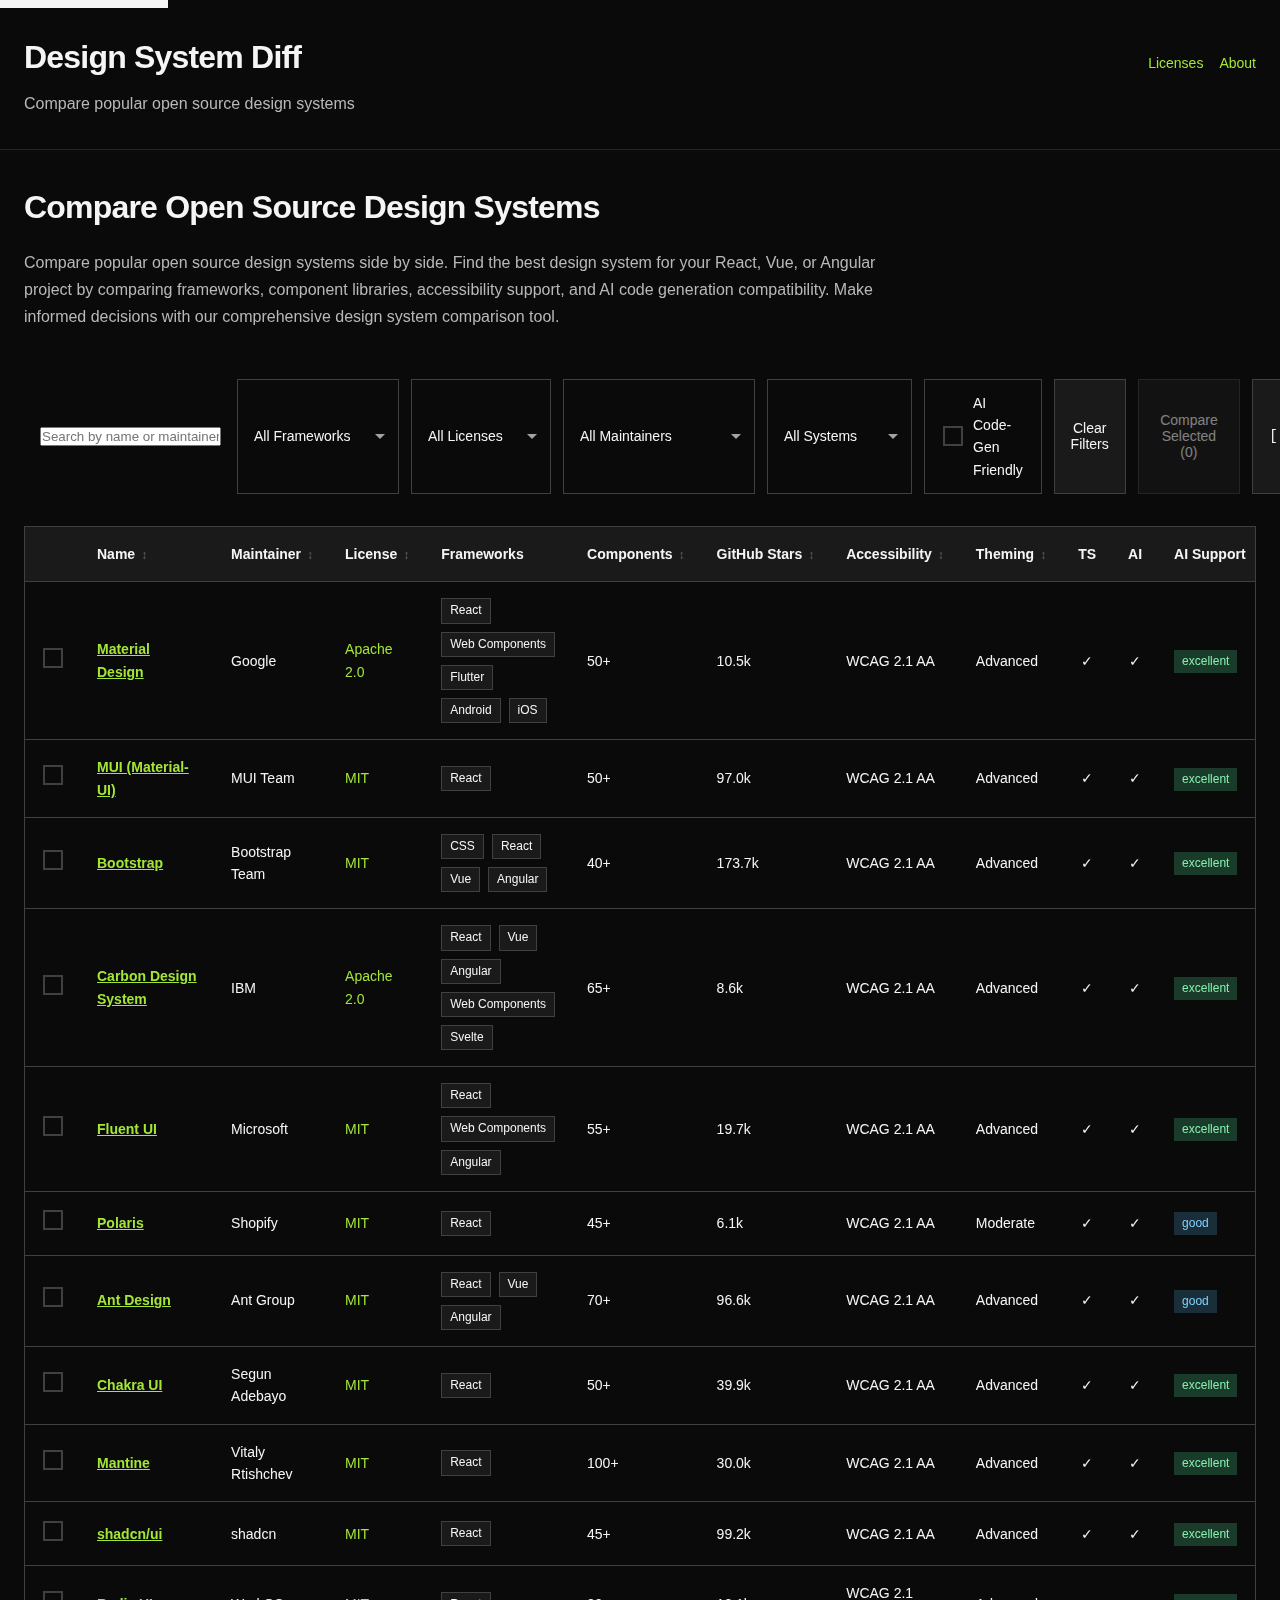
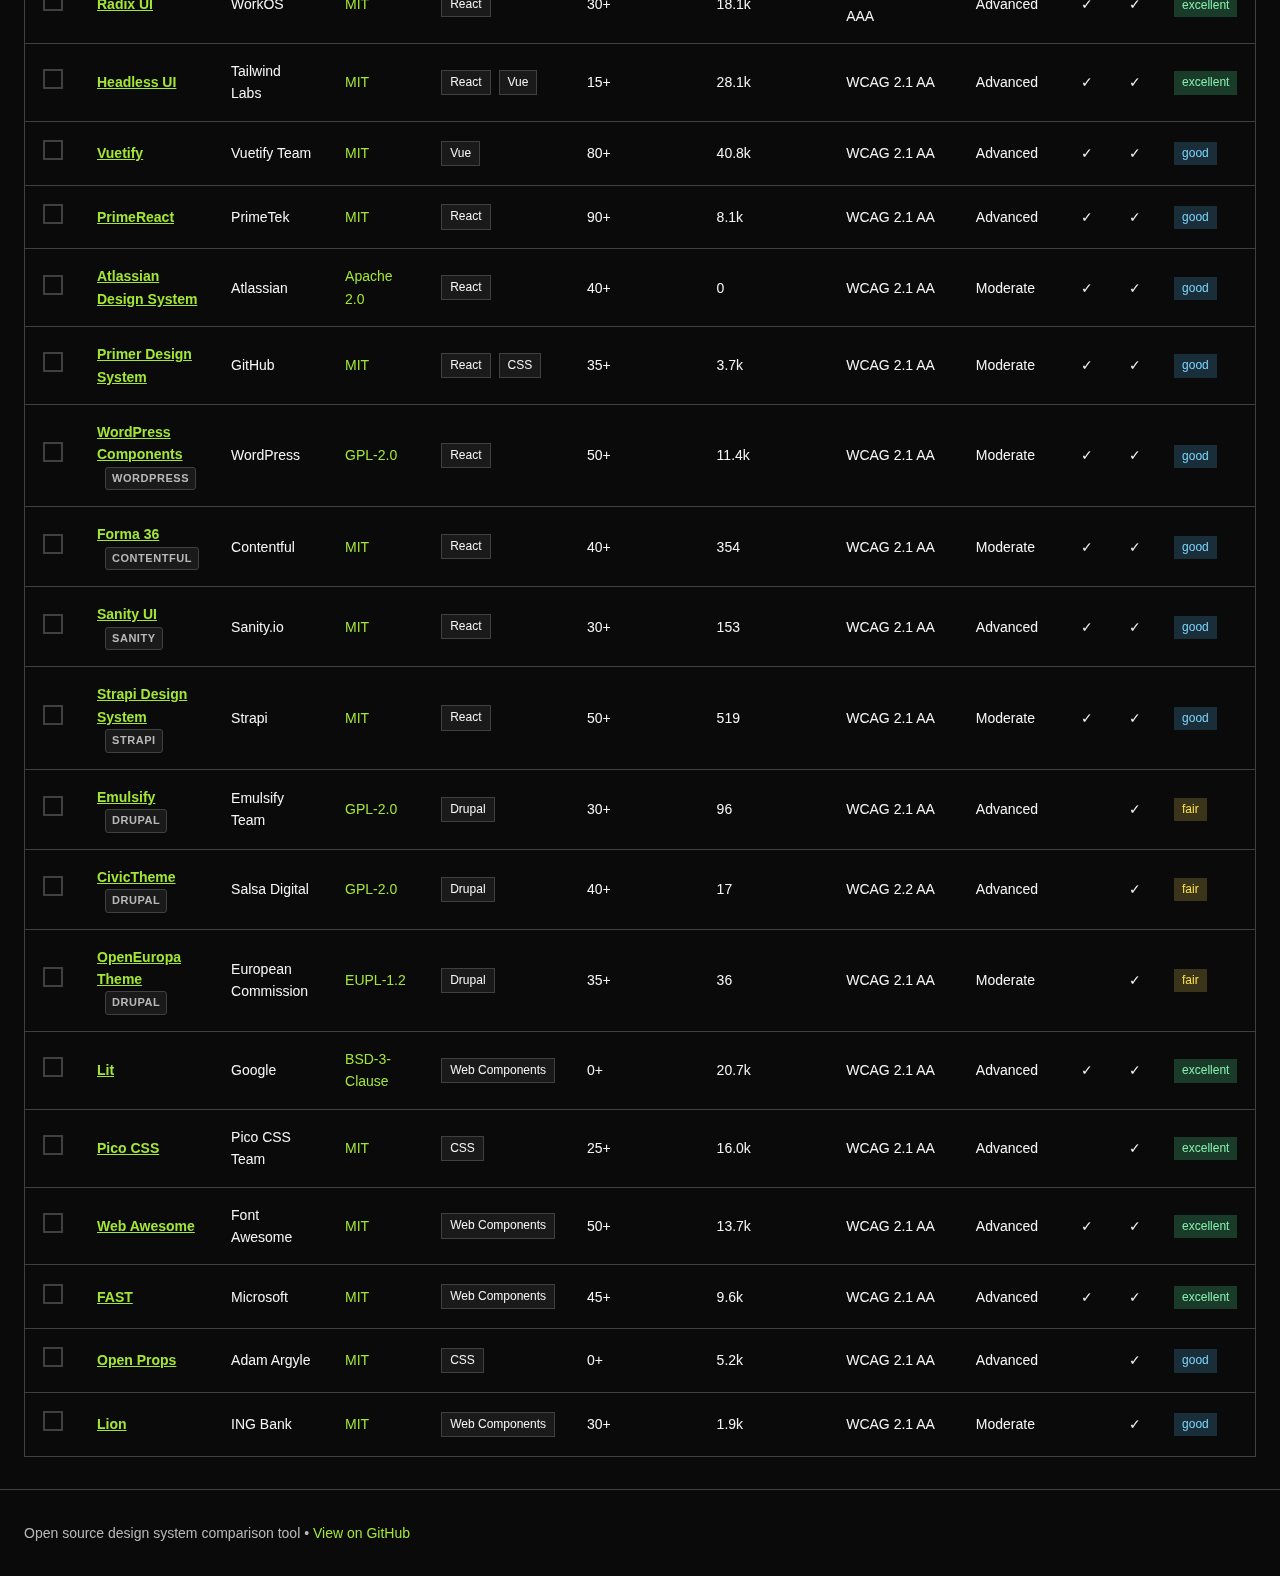
<file: index.html>
<!DOCTYPE html>
<html lang="en">
<head>
    <meta charset="UTF-8">
    <meta name="viewport" content="width=device-width, initial-scale=1.0">

    <!-- Primary Meta Tags -->
    <title>Design System Diff - Compare Open Source Design Systems</title>
    <meta name="title" content="Design System Diff - Compare Open Source Design Systems">
    <meta name="description" content="Compare popular open source design systems like Material Design, Carbon, and Fluent. Filter by framework, AI support, and features to find the best design system for your project.">
    <meta name="keywords" content="design systems, compare design systems, material design, carbon design, fluent ui, design system comparison, react components, vue components, angular components, UI library comparison, component library">
    <link rel="canonical" href="https://designsystemdiff.com/">

    <!-- Open Graph / Facebook -->
    <meta property="og:type" content="website">
    <meta property="og:url" content="https://designsystemdiff.com/">
    <meta property="og:title" content="Design System Diff - Compare Open Source Design Systems">
    <meta property="og:description" content="Compare popular open source design systems like Material Design, Carbon, and Fluent. Filter by framework, AI support, and features to find the best design system for your project.">
    <meta property="og:site_name" content="Design System Diff">

    <!-- Twitter -->
    <meta property="twitter:card" content="summary_large_image">
    <meta property="twitter:url" content="https://designsystemdiff.com/">
    <meta property="twitter:title" content="Design System Diff - Compare Open Source Design Systems">
    <meta property="twitter:description" content="Compare popular open source design systems like Material Design, Carbon, and Fluent. Filter by framework, AI support, and features to find the best design system for your project.">

    <!-- Structured Data -->
    <script type="application/ld+json">
    {
      "@context": "https://schema.org",
      "@type": "WebApplication",
      "name": "Design System Diff",
      "applicationCategory": "DeveloperApplication",
      "description": "Compare popular open source design systems side by side. Find the best design system for your React, Vue, or Angular project.",
      "url": "https://designsystemdiff.com/",
      "offers": {
        "@type": "Offer",
        "price": "0",
        "priceCurrency": "USD"
      },
      "operatingSystem": "Any",
      "browserRequirements": "Requires JavaScript enabled"
    }
    </script>

    <link rel="stylesheet" href="css/styles.css">
</head>
<body>
    <a href="#main-content" class="skip-link">Skip to main content</a>
    <header class="header">
        <div class="container">
            <div style="display: flex; justify-content: space-between; align-items: baseline;">
                <div>
                    <div class="title">Design System Diff</div>
                    <p class="subtitle">Compare popular open source design systems</p>
                </div>
                <div style="display: flex; gap: 1rem;">
                    <a href="licenses.html" class="about-link">Licenses</a>
                    <a href="about.html" class="about-link">About</a>
                </div>
            </div>
        </div>
    </header>

    <main class="container" id="main-content">
        <section class="intro-section">
            <h1 class="page-heading">Compare Open Source Design Systems</h1>
            <p class="intro-text">Compare popular open source design systems side by side. Find the best design system for your React, Vue, or Angular project by comparing frameworks, component libraries, accessibility support, and AI code generation compatibility. Make informed decisions with our comprehensive design system comparison tool.</p>
        </section>

        <div class="controls">
            <div class="filter-status" id="filterStatus" role="status" aria-live="polite" aria-atomic="true">
                <span id="resultCount"></span>
                <div id="activeFilters" class="active-filters"></div>
            </div>

            <div class="search-box">
                <input
                    type="text"
                    id="searchInput"
                    placeholder="Search by name or maintainer..."
                    aria-label="Search design systems"
                >
            </div>

            <div class="filters">
                <select id="frameworkFilter" aria-label="Filter by framework">
                    <option value="">All Frameworks</option>
                </select>

                <select id="licenseFilter" aria-label="Filter by license">
                    <option value="">All Licenses</option>
                </select>

                <select id="maintainerFilter" aria-label="Filter by maintainer">
                    <option value="">All Maintainers</option>
                </select>

                <select id="cmsFilter" aria-label="Filter by CMS">
                    <option value="">All Systems</option>
                    <option value="cms">CMS Only</option>
                    <option value="non-cms">Non-CMS Only</option>
                </select>

                <label class="ai-filter">
                    <input type="checkbox" id="aiFilter" aria-label="AI Code-Gen Friendly">
                    <span>AI Code-Gen Friendly</span>
                </label>

                <button id="clearFiltersBtn" class="clear-filters-btn">Clear Filters</button>
                <button id="compareBtn" class="compare-btn" disabled>Compare Selected (0)</button>
                <button id="fullscreenBtn" class="fullscreen-btn" aria-label="Toggle fullscreen table view (press F)" title="Toggle fullscreen (F)">[ ]</button>
            </div>
        </div>

        <div class="table-container">
            <table class="comparison-table" id="comparisonTable" aria-label="Design systems comparison table">
                <thead>
                    <tr>
                        <th style="width: 40px;"></th>
                        <th data-sort="name">Name</th>
                        <th data-sort="maintainer">Maintainer</th>
                        <th data-sort="license">License</th>
                        <th>Frameworks</th>
                        <th data-sort="componentCount">Components</th>
                        <th data-sort="githubStars">GitHub Stars</th>
                        <th data-sort="accessibility">Accessibility</th>
                        <th data-sort="theming">Theming</th>
                        <th style="width: 50px;">TS</th>
                        <th style="width: 50px;">AI</th>
                        <th>AI Support</th>
                        <th>Design Tools</th>
                        <th>Links</th>
                    </tr>
                </thead>
                <tbody id="tableBody">
                    <!-- Populated by JavaScript -->
                </tbody>
            </table>
        </div>

        <div class="no-results" id="noResults" style="display: none;" role="status" aria-live="polite">
            <p>No design systems match your criteria</p>
        </div>

        <div class="diff-view" id="diffView" style="display: none;">
            <div class="diff-header">
                <h2>System Comparison</h2>
                <button id="closeDiff" class="close-diff">Close</button>
            </div>
            <div id="diffContent"></div>
        </div>
    </main>

    <footer class="footer">
        <div class="container">
            <p>Open source design system comparison tool • <a href="https://github.com/karmatosed/desginsystemdiff.com" target="_blank" rel="noopener">View on GitHub</a></p>
        </div>
    </footer>

    <script src="js/app.js" defer></script>
</body>
</html>
</file>
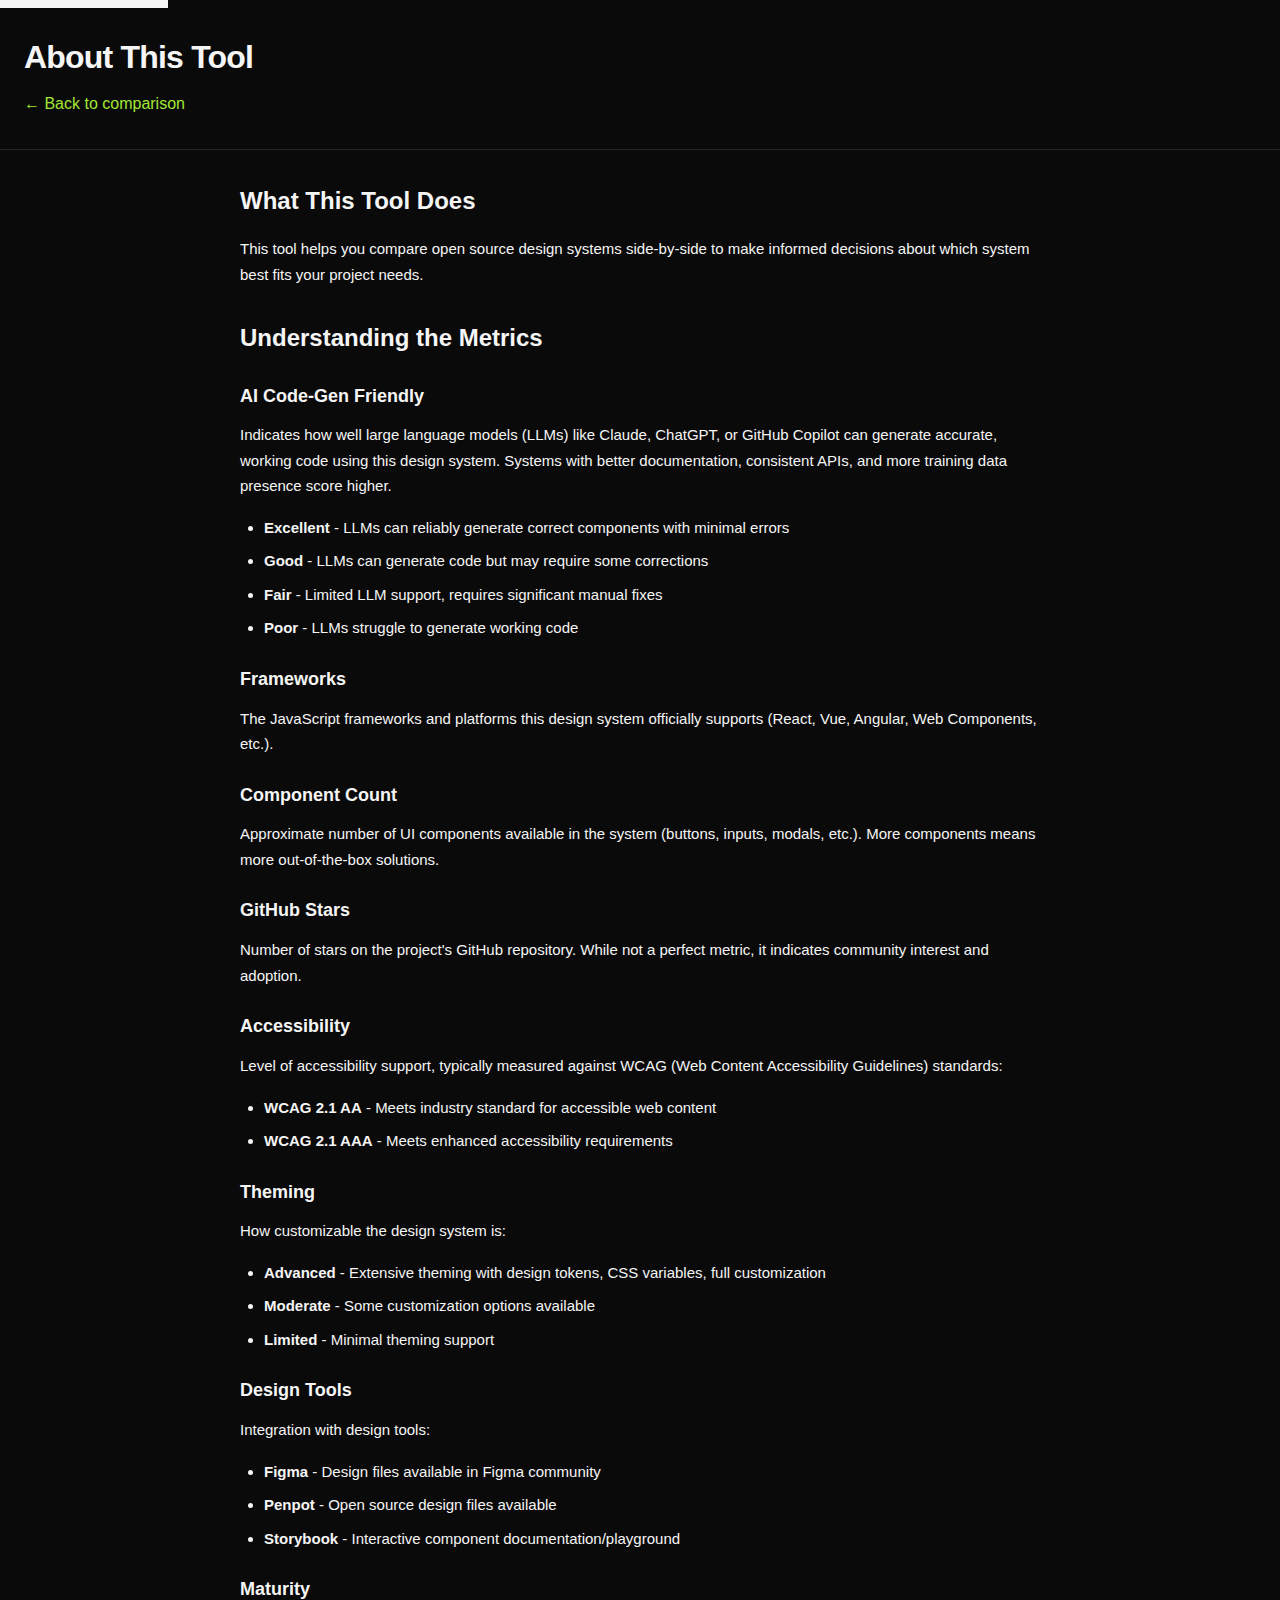
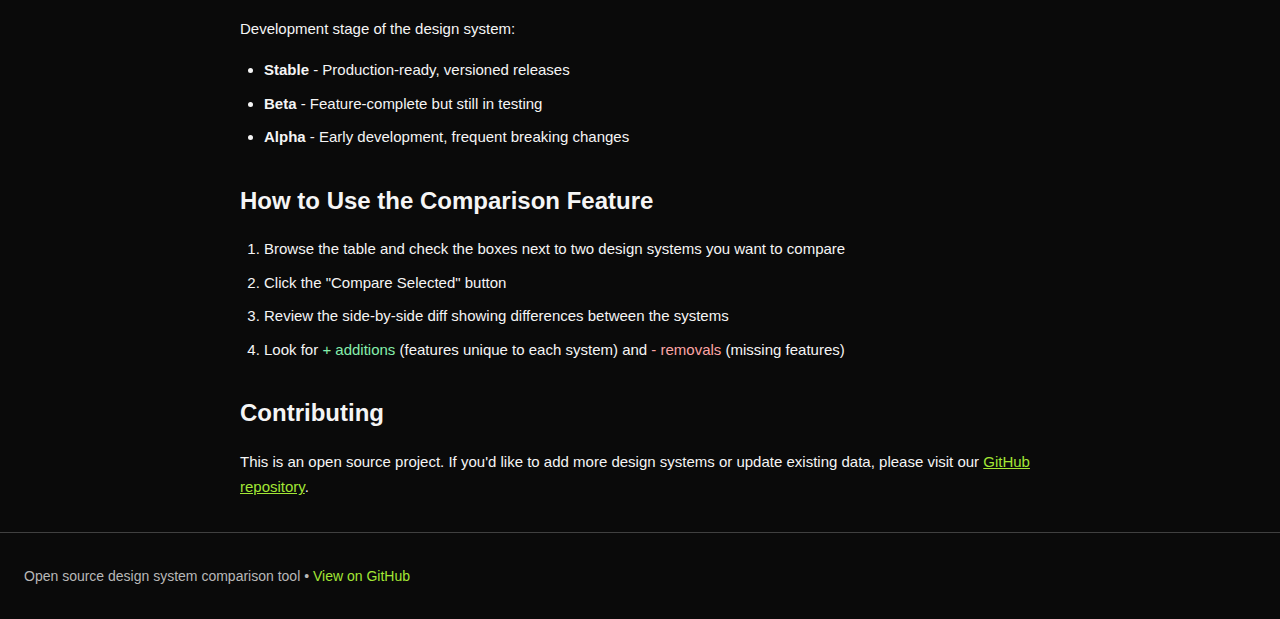
<file: about.html>
<!DOCTYPE html>
<html lang="en">
<head>
    <meta charset="UTF-8">
    <meta name="viewport" content="width=device-width, initial-scale=1.0">

    <!-- Primary Meta Tags -->
    <title>About - Design System Diff | Understanding Design System Metrics</title>
    <meta name="title" content="About - Design System Diff | Understanding Design System Metrics">
    <meta name="description" content="Learn about the terms and metrics used in comparing design systems. Understand AI compatibility, accessibility standards, theming capabilities, and framework support.">
    <meta name="keywords" content="design system metrics, AI code generation, WCAG accessibility, design system theming, component libraries, framework support">
    <link rel="canonical" href="https://designsystemdiff.com/about.html">

    <!-- Open Graph / Facebook -->
    <meta property="og:type" content="website">
    <meta property="og:url" content="https://designsystemdiff.com/about.html">
    <meta property="og:title" content="About - Design System Diff | Understanding Design System Metrics">
    <meta property="og:description" content="Learn about the terms and metrics used in comparing design systems. Understand AI compatibility, accessibility standards, theming capabilities, and framework support.">
    <meta property="og:site_name" content="Design System Diff">

    <!-- Twitter -->
    <meta property="twitter:card" content="summary_large_image">
    <meta property="twitter:url" content="https://designsystemdiff.com/about.html">
    <meta property="twitter:title" content="About - Design System Diff | Understanding Design System Metrics">
    <meta property="twitter:description" content="Learn about the terms and metrics used in comparing design systems. Understand AI compatibility, accessibility standards, theming capabilities, and framework support.">

    <link rel="stylesheet" href="css/styles.css">
</head>
<body>
    <a href="#main-content" class="skip-link">Skip to main content</a>
    <header class="header">
        <div class="container">
            <h1 class="title">About This Tool</h1>
            <p class="subtitle"><a href="index.html" class="back-link">← Back to comparison</a></p>
        </div>
    </header>

    <main class="container" id="main-content">
        <div class="about-content">
            <section class="about-section">
                <h2>What This Tool Does</h2>
                <p>This tool helps you compare open source design systems side-by-side to make informed decisions about which system best fits your project needs.</p>
            </section>

            <section class="about-section">
                <h2>Understanding the Metrics</h2>

                <h3>AI Code-Gen Friendly</h3>
                <p>Indicates how well large language models (LLMs) like Claude, ChatGPT, or GitHub Copilot can generate accurate, working code using this design system. Systems with better documentation, consistent APIs, and more training data presence score higher.</p>
                <ul>
                    <li><strong>Excellent</strong> - LLMs can reliably generate correct components with minimal errors</li>
                    <li><strong>Good</strong> - LLMs can generate code but may require some corrections</li>
                    <li><strong>Fair</strong> - Limited LLM support, requires significant manual fixes</li>
                    <li><strong>Poor</strong> - LLMs struggle to generate working code</li>
                </ul>

                <h3>Frameworks</h3>
                <p>The JavaScript frameworks and platforms this design system officially supports (React, Vue, Angular, Web Components, etc.).</p>

                <h3>Component Count</h3>
                <p>Approximate number of UI components available in the system (buttons, inputs, modals, etc.). More components means more out-of-the-box solutions.</p>

                <h3>GitHub Stars</h3>
                <p>Number of stars on the project's GitHub repository. While not a perfect metric, it indicates community interest and adoption.</p>

                <h3>Accessibility</h3>
                <p>Level of accessibility support, typically measured against WCAG (Web Content Accessibility Guidelines) standards:</p>
                <ul>
                    <li><strong>WCAG 2.1 AA</strong> - Meets industry standard for accessible web content</li>
                    <li><strong>WCAG 2.1 AAA</strong> - Meets enhanced accessibility requirements</li>
                </ul>

                <h3>Theming</h3>
                <p>How customizable the design system is:</p>
                <ul>
                    <li><strong>Advanced</strong> - Extensive theming with design tokens, CSS variables, full customization</li>
                    <li><strong>Moderate</strong> - Some customization options available</li>
                    <li><strong>Limited</strong> - Minimal theming support</li>
                </ul>

                <h3>Design Tools</h3>
                <p>Integration with design tools:</p>
                <ul>
                    <li><strong>Figma</strong> - Design files available in Figma community</li>
                    <li><strong>Penpot</strong> - Open source design files available</li>
                    <li><strong>Storybook</strong> - Interactive component documentation/playground</li>
                </ul>

                <h3>Maturity</h3>
                <p>Development stage of the design system:</p>
                <ul>
                    <li><strong>Stable</strong> - Production-ready, versioned releases</li>
                    <li><strong>Beta</strong> - Feature-complete but still in testing</li>
                    <li><strong>Alpha</strong> - Early development, frequent breaking changes</li>
                </ul>
            </section>

            <section class="about-section">
                <h2>How to Use the Comparison Feature</h2>
                <ol>
                    <li>Browse the table and check the boxes next to two design systems you want to compare</li>
                    <li>Click the "Compare Selected" button</li>
                    <li>Review the side-by-side diff showing differences between the systems</li>
                    <li>Look for <span style="color: #86efac;">+ additions</span> (features unique to each system) and <span style="color: #fca5a5;">- removals</span> (missing features)</li>
                </ol>
            </section>

            <section class="about-section">
                <h2>Contributing</h2>
                <p>This is an open source project. If you'd like to add more design systems or update existing data, please visit our <a href="https://github.com/karmatosed/desginsystemdiff.com" target="_blank" rel="noopener">GitHub repository</a>.</p>
            </section>
        </div>
    </main>

    <footer class="footer">
        <div class="container">
            <p>Open source design system comparison tool • <a href="https://github.com/karmatosed/desginsystemdiff.com" target="_blank" rel="noopener">View on GitHub</a></p>
        </div>
    </footer>
</body>
</html>
</file>
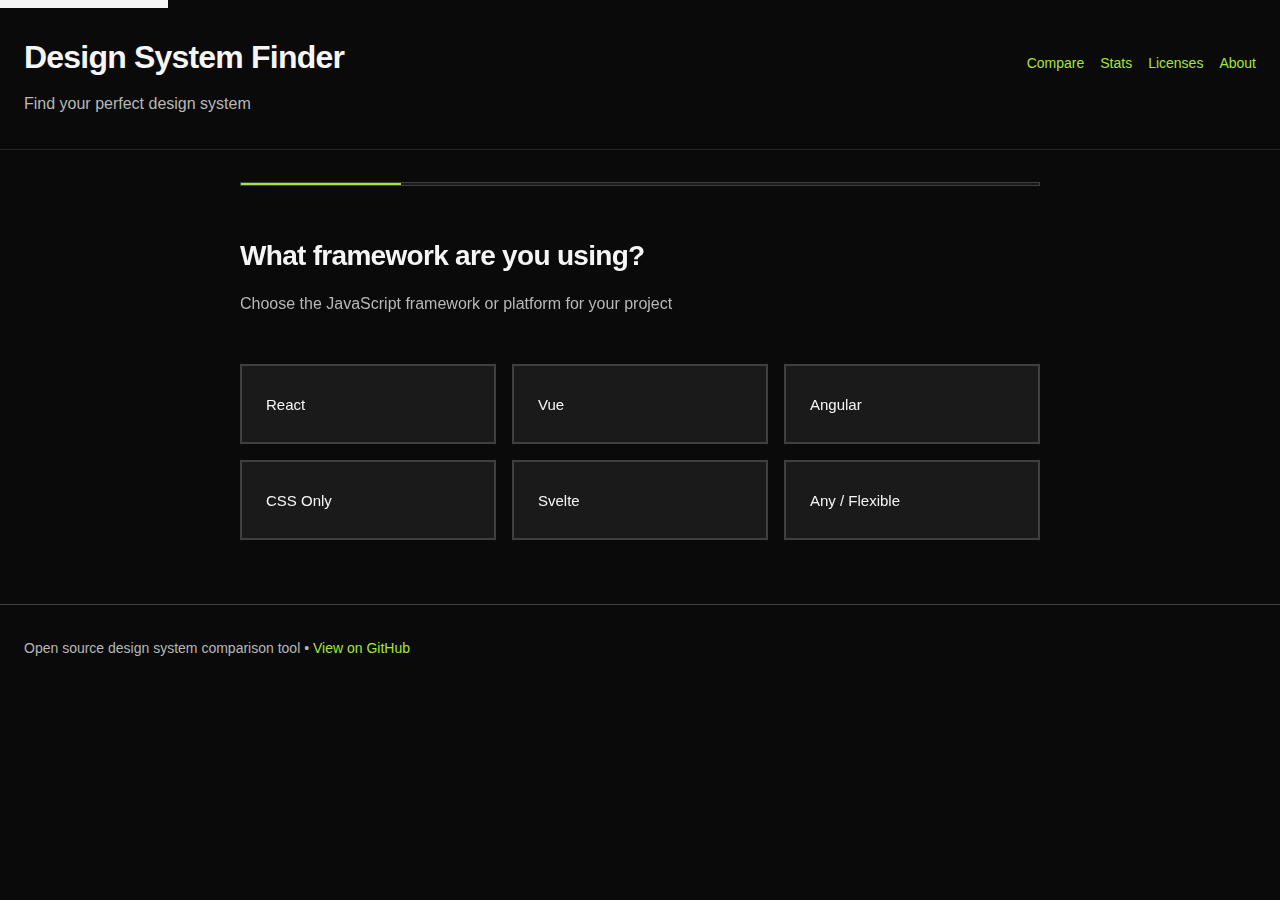
<file: finder.html>
<!DOCTYPE html>
<html lang="en">
<head>
    <meta charset="UTF-8">
    <meta name="viewport" content="width=device-width, initial-scale=1.0">

    <!-- Primary Meta Tags -->
    <title>Design System Finder - Find Your Perfect Design System</title>
    <meta name="title" content="Design System Finder - Find Your Perfect Design System">
    <meta name="description" content="Answer a few quick questions to find the best design system for your project. Get personalized recommendations based on your framework, requirements, and priorities.">
    <meta name="keywords" content="design system finder, design system quiz, choose design system, design system recommendation, React design system, Vue design system">
    <link rel="canonical" href="https://designsystemdiff.com/finder.html">

    <!-- Open Graph / Facebook -->
    <meta property="og:type" content="website">
    <meta property="og:url" content="https://designsystemdiff.com/finder.html">
    <meta property="og:title" content="Design System Finder - Find Your Perfect Design System">
    <meta property="og:description" content="Answer a few quick questions to find the best design system for your project. Get personalized recommendations based on your framework, requirements, and priorities.">
    <meta property="og:site_name" content="Design System Diff">

    <!-- Twitter -->
    <meta property="twitter:card" content="summary_large_image">
    <meta property="twitter:url" content="https://designsystemdiff.com/finder.html">
    <meta property="twitter:title" content="Design System Finder - Find Your Perfect Design System">
    <meta property="twitter:description" content="Answer a few quick questions to find the best design system for your project. Get personalized recommendations based on your framework, requirements, and priorities.">

    <link rel="stylesheet" href="css/styles.css">
</head>
<body>
    <a href="#main-content" class="skip-link">Skip to main content</a>
    <header class="header">
        <div class="container">
            <div style="display: flex; justify-content: space-between; align-items: baseline;">
                <div>
                    <div class="title">Design System Finder</div>
                    <p class="subtitle">Find your perfect design system</p>
                </div>
                <div style="display: flex; gap: 1rem;">
                    <a href="index.html" class="about-link">Compare</a>
                    <a href="stats.html" class="about-link">Stats</a>
                    <a href="licenses.html" class="about-link">Licenses</a>
                    <a href="about.html" class="about-link">About</a>
                </div>
            </div>
        </div>
    </header>

    <main class="container" id="main-content">
        <div class="finder-container">
            <!-- Progress Bar -->
            <div class="progress-bar" role="progressbar" aria-valuenow="0" aria-valuemin="0" aria-valuemax="100">
                <div class="progress-fill" id="progressFill"></div>
            </div>

            <!-- Wizard Steps -->
            <div class="wizard-step active" id="step1" data-step="1">
                <h2 class="wizard-heading">What framework are you using?</h2>
                <p class="wizard-description">Choose the JavaScript framework or platform for your project</p>
                <div class="option-grid">
                    <button class="option-btn" data-value="React">React</button>
                    <button class="option-btn" data-value="Vue">Vue</button>
                    <button class="option-btn" data-value="Angular">Angular</button>
                    <button class="option-btn" data-value="CSS">CSS Only</button>
                    <button class="option-btn" data-value="Svelte">Svelte</button>
                    <button class="option-btn" data-value="any">Any / Flexible</button>
                </div>
            </div>

            <div class="wizard-step" id="step2" data-step="2">
                <h2 class="wizard-heading">Do you need TypeScript support?</h2>
                <p class="wizard-description">Built-in TypeScript definitions and type safety</p>
                <div class="option-grid">
                    <button class="option-btn" data-value="required">Yes, required</button>
                    <button class="option-btn" data-value="nice">Nice to have</button>
                    <button class="option-btn" data-value="no">Not needed</button>
                </div>
            </div>

            <div class="wizard-step" id="step3" data-step="3">
                <h2 class="wizard-heading">What's your experience level?</h2>
                <p class="wizard-description">Help us recommend systems that match your expertise</p>
                <div class="option-grid">
                    <button class="option-btn" data-value="beginner">
                        <strong>Beginner</strong>
                        <span>New to design systems</span>
                    </button>
                    <button class="option-btn" data-value="intermediate">
                        <strong>Intermediate</strong>
                        <span>Used design systems before</span>
                    </button>
                    <button class="option-btn" data-value="advanced">
                        <strong>Advanced</strong>
                        <span>Deep customization needed</span>
                    </button>
                </div>
            </div>

            <div class="wizard-step" id="step4" data-step="4">
                <h2 class="wizard-heading">What matters most to you?</h2>
                <p class="wizard-description">Select up to 2 priorities</p>
                <div class="option-grid">
                    <button class="option-btn multi-select" data-value="speed">
                        <strong>Speed</strong>
                        <span>Fast development</span>
                    </button>
                    <button class="option-btn multi-select" data-value="customization">
                        <strong>Customization</strong>
                        <span>Full design control</span>
                    </button>
                    <button class="option-btn multi-select" data-value="components">
                        <strong>Components</strong>
                        <span>Large library</span>
                    </button>
                    <button class="option-btn multi-select" data-value="community">
                        <strong>Community</strong>
                        <span>Popular & supported</span>
                    </button>
                    <button class="option-btn multi-select" data-value="accessibility">
                        <strong>Accessibility</strong>
                        <span>WCAG compliance</span>
                    </button>
                    <button class="option-btn multi-select" data-value="ai">
                        <strong>AI Friendly</strong>
                        <span>Good with LLMs</span>
                    </button>
                </div>
                <button class="next-btn" id="nextStep4Btn" disabled>Next</button>
            </div>

            <div class="wizard-step" id="step5" data-step="5">
                <h2 class="wizard-heading">Need specific components?</h2>
                <p class="wizard-description">Select any components you specifically need (optional)</p>
                <div class="option-grid" style="grid-template-columns: repeat(auto-fit, minmax(150px, 1fr));">
                    <button class="option-btn multi-select" data-value="Button">Button</button>
                    <button class="option-btn multi-select" data-value="Modal">Modal</button>
                    <button class="option-btn multi-select" data-value="Dropdown">Dropdown</button>
                    <button class="option-btn multi-select" data-value="Table">Table</button>
                    <button class="option-btn multi-select" data-value="Form">Form</button>
                    <button class="option-btn multi-select" data-value="Card">Card</button>
                    <button class="option-btn multi-select" data-value="Tabs">Tabs</button>
                    <button class="option-btn multi-select" data-value="Tooltip">Tooltip</button>
                    <button class="option-btn multi-select" data-value="Date Picker">Date Picker</button>
                    <button class="option-btn multi-select" data-value="Navigation">Navigation</button>
                    <button class="option-btn multi-select" data-value="Accordion">Accordion</button>
                    <button class="option-btn multi-select" data-value="Carousel">Carousel</button>
                </div>
                <button class="next-btn" id="findSystemsBtn">Find My System</button>
            </div>

            <!-- Results -->
            <div class="wizard-step" id="results" data-step="6">
                <h2 class="wizard-heading">Your Top Matches</h2>
                <div id="resultsContainer"></div>
                <div class="results-actions">
                    <button class="secondary-btn" id="startOverBtn">Start Over</button>
                    <a href="index.html" class="primary-btn">View All Systems</a>
                </div>
            </div>

            <!-- Navigation -->
            <div class="wizard-nav">
                <button class="back-btn" id="backBtn" style="display: none;">← Back</button>
            </div>
        </div>
    </main>

    <footer class="footer">
        <div class="container">
            <p>Open source design system comparison tool • <a href="https://github.com/karmatosed/desginsystemdiff.com" target="_blank" rel="noopener">View on GitHub</a></p>
        </div>
    </footer>

    <script src="js/finder.js?v=2" defer></script>
</body>
</html>
</file>
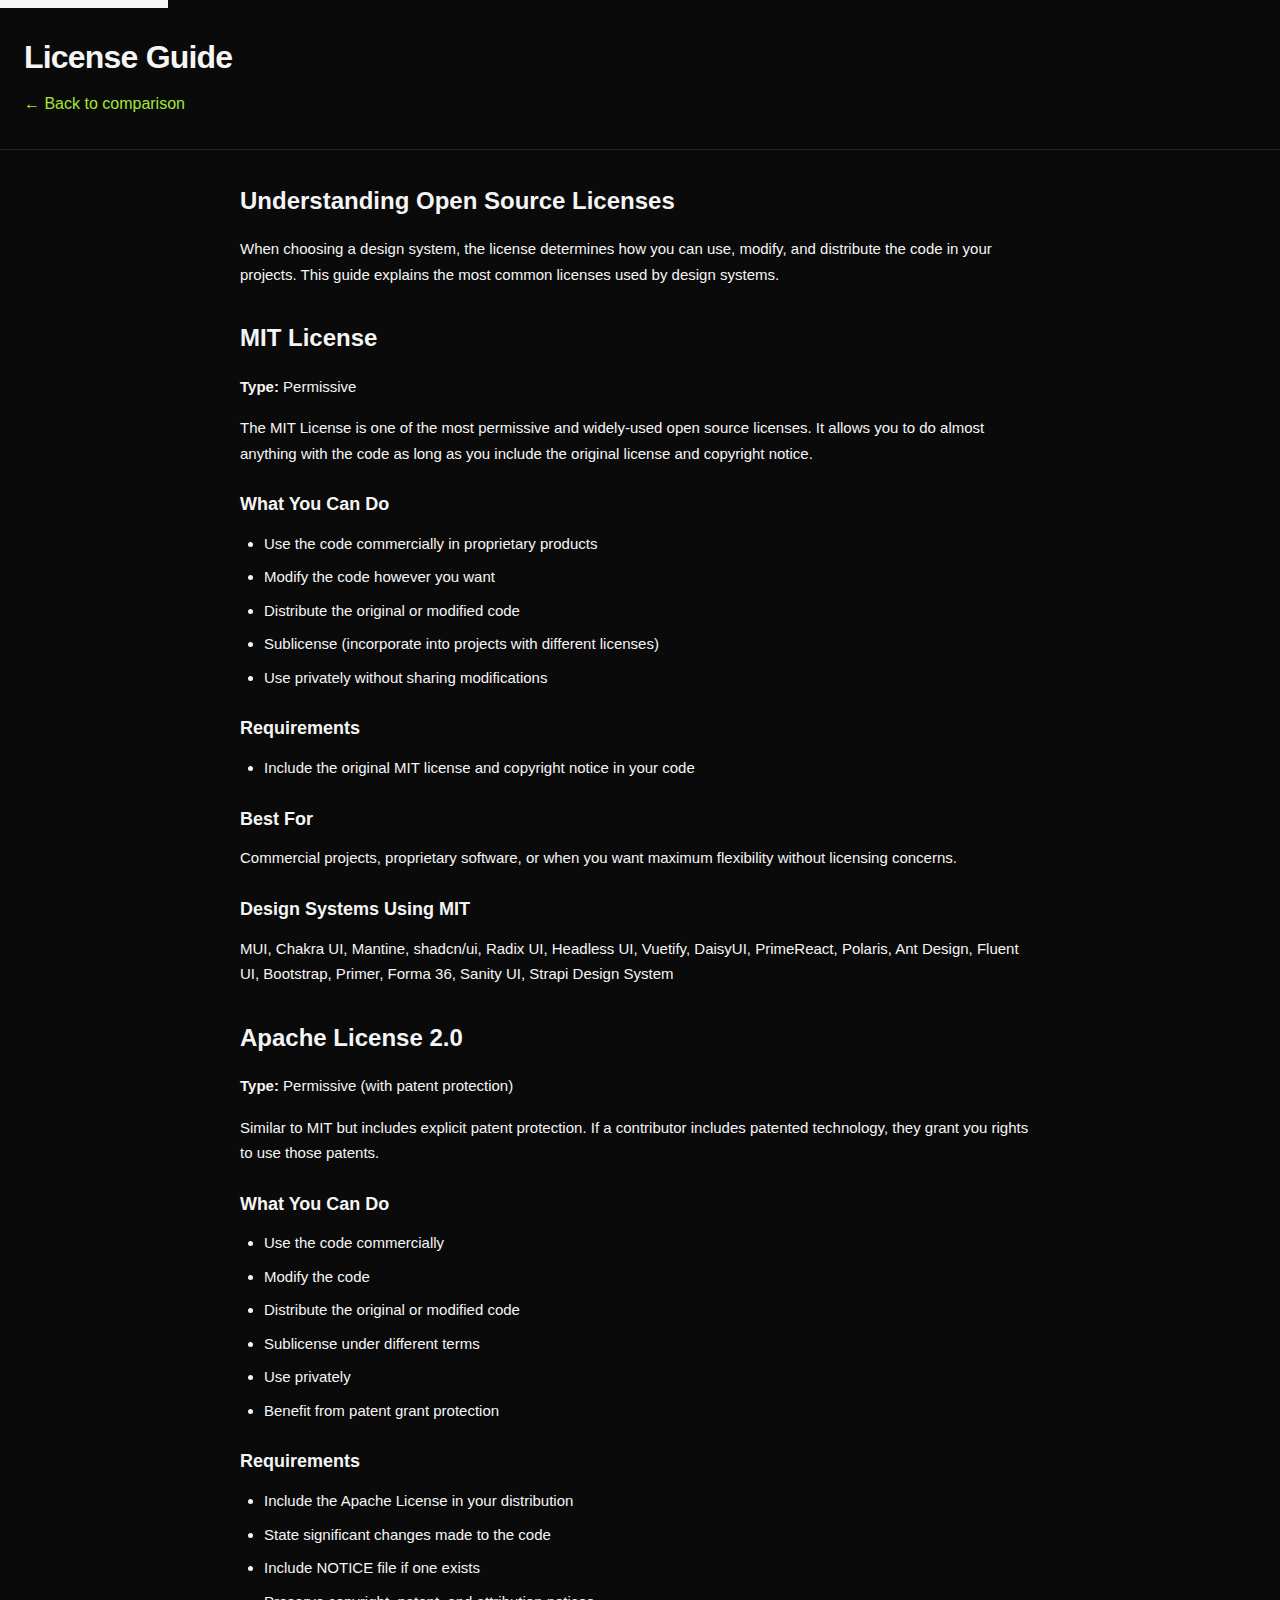
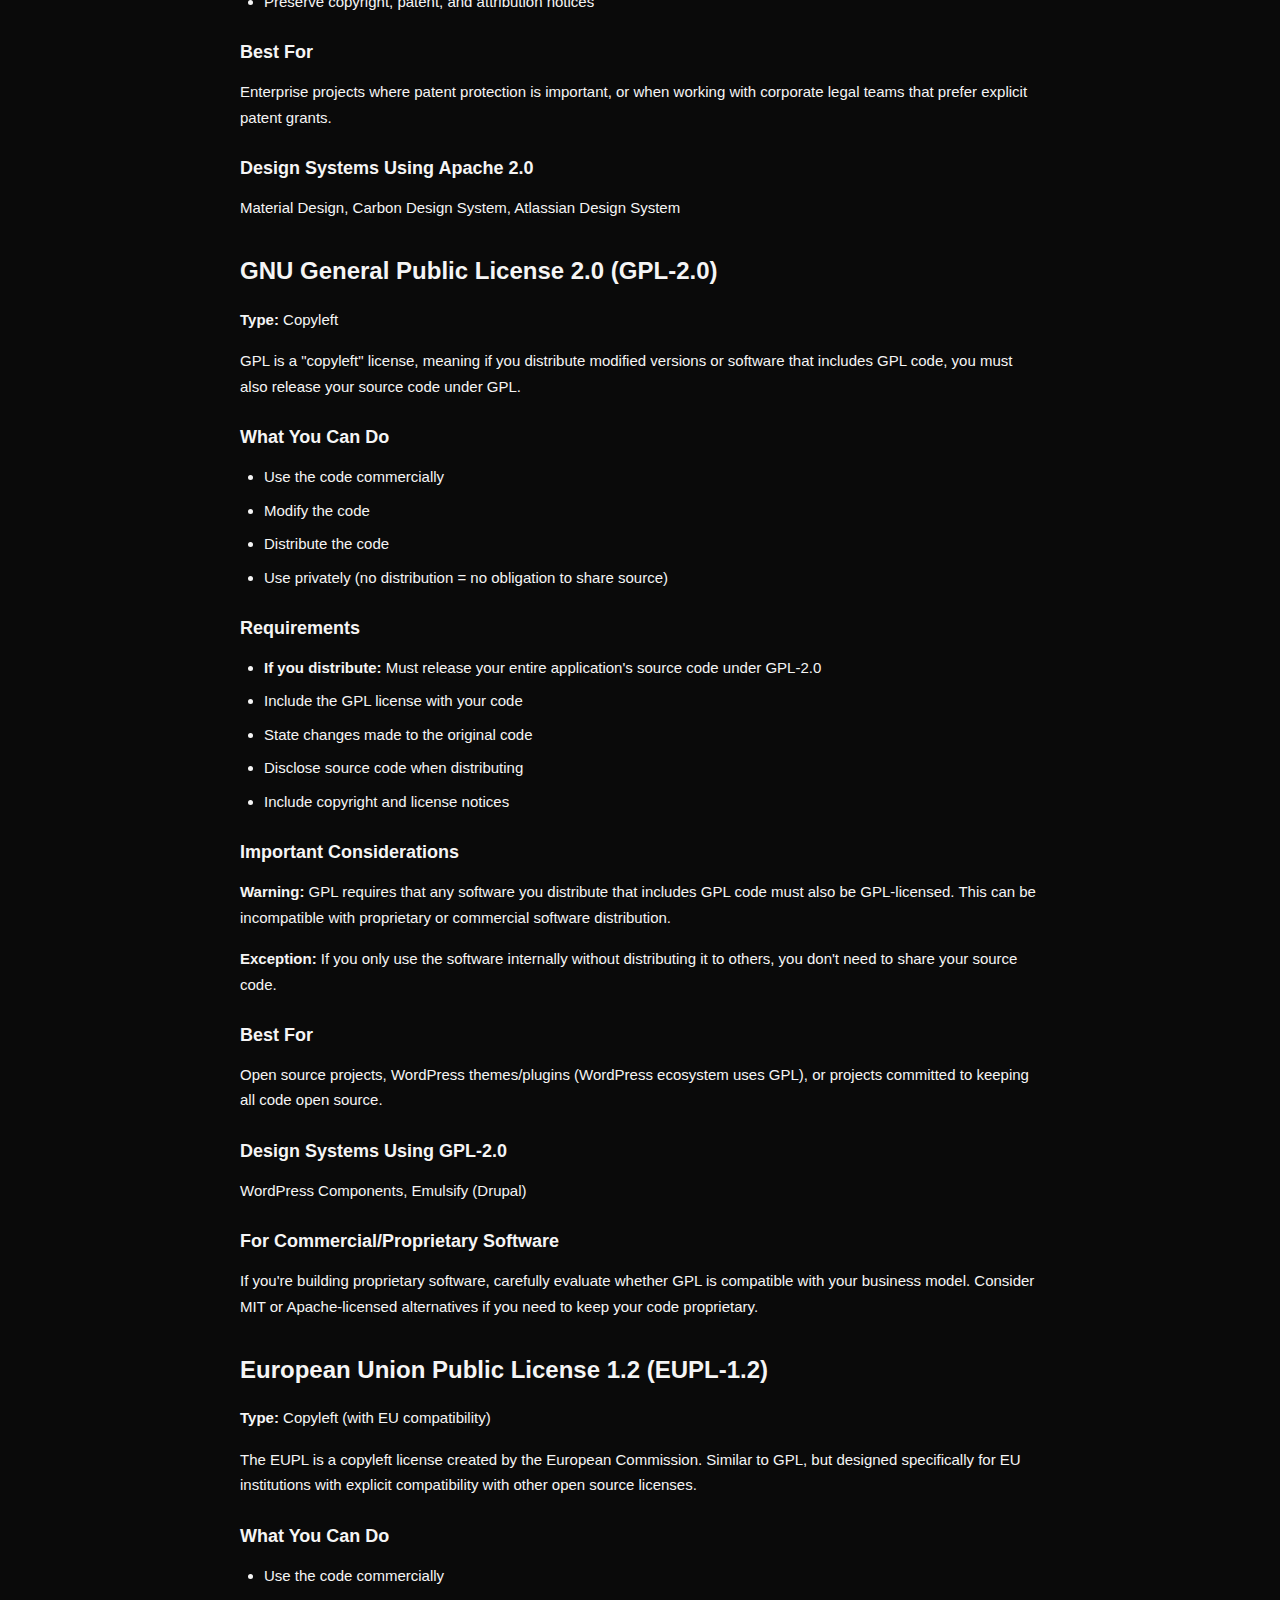
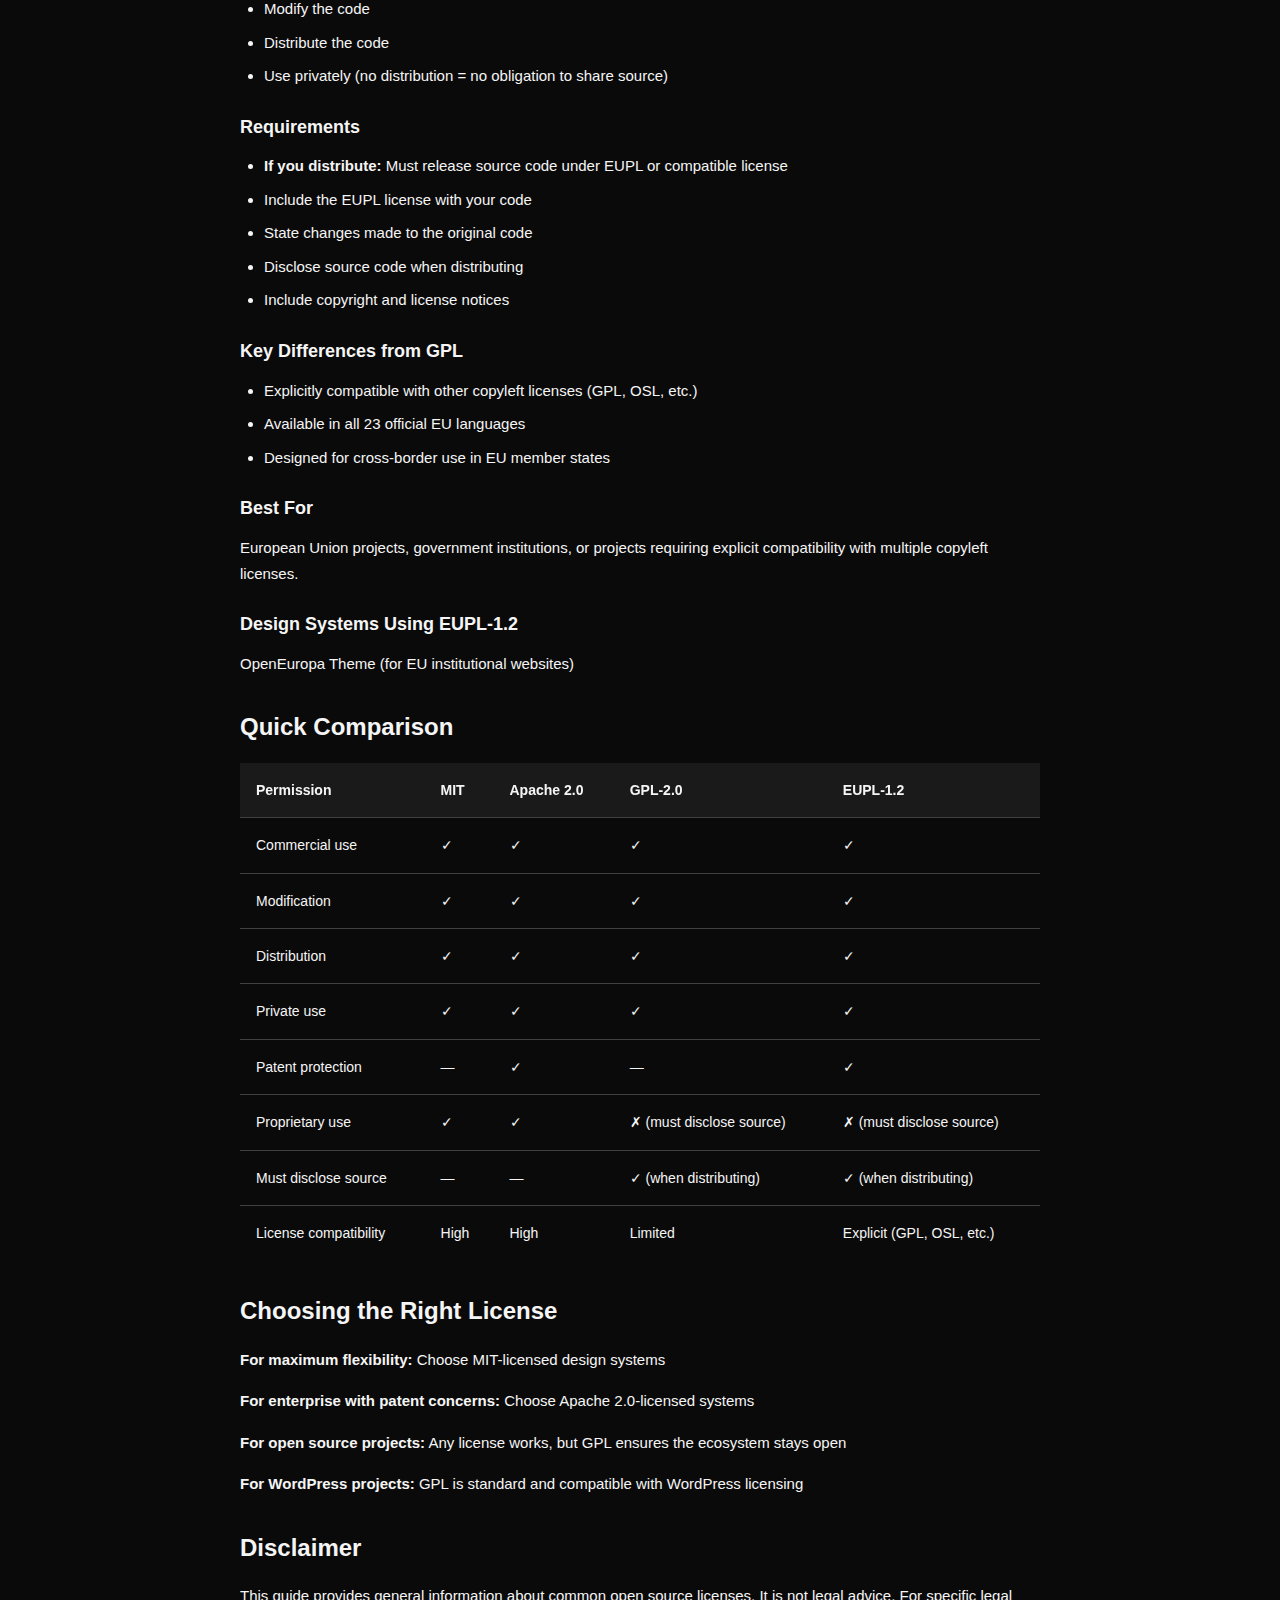
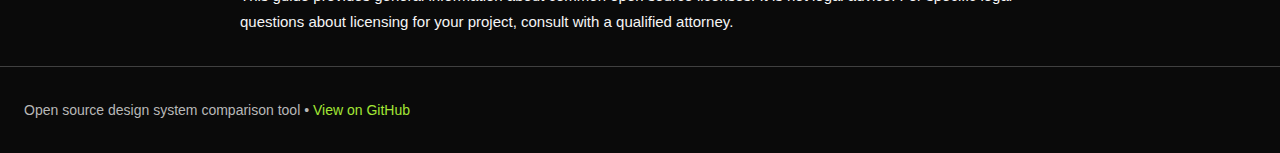
<file: licenses.html>
<!DOCTYPE html>
<html lang="en">
<head>
    <meta charset="UTF-8">
    <meta name="viewport" content="width=device-width, initial-scale=1.0">

    <!-- Primary Meta Tags -->
    <title>License Guide - Design System Diff | Understanding Open Source Licenses</title>
    <meta name="title" content="License Guide - Design System Diff | Understanding Open Source Licenses">
    <meta name="description" content="Learn about open source licenses used by design systems. Understand MIT, Apache 2.0, and GPL licenses to make informed decisions for your projects.">
    <meta name="keywords" content="open source licenses, MIT license, Apache 2.0, GPL license, software licensing, design system licensing">
    <link rel="canonical" href="https://designsystemdiff.com/licenses.html">

    <!-- Open Graph / Facebook -->
    <meta property="og:type" content="website">
    <meta property="og:url" content="https://designsystemdiff.com/licenses.html">
    <meta property="og:title" content="License Guide - Design System Diff | Understanding Open Source Licenses">
    <meta property="og:description" content="Learn about open source licenses used by design systems. Understand MIT, Apache 2.0, and GPL licenses to make informed decisions for your projects.">
    <meta property="og:site_name" content="Design System Diff">

    <!-- Twitter -->
    <meta property="twitter:card" content="summary_large_image">
    <meta property="twitter:url" content="https://designsystemdiff.com/licenses.html">
    <meta property="twitter:title" content="License Guide - Design System Diff | Understanding Open Source Licenses">
    <meta property="twitter:description" content="Learn about open source licenses used by design systems. Understand MIT, Apache 2.0, and GPL licenses to make informed decisions for your projects.">

    <link rel="stylesheet" href="css/styles.css">
</head>
<body>
    <a href="#main-content" class="skip-link">Skip to main content</a>
    <header class="header">
        <div class="container">
            <h1 class="title">License Guide</h1>
            <p class="subtitle"><a href="index.html" class="back-link">← Back to comparison</a></p>
        </div>
    </header>

    <main class="container" id="main-content">
        <div class="about-content">
            <section class="about-section">
                <h2>Understanding Open Source Licenses</h2>
                <p>When choosing a design system, the license determines how you can use, modify, and distribute the code in your projects. This guide explains the most common licenses used by design systems.</p>
            </section>

            <section class="about-section" id="mit">
                <h2>MIT License</h2>
                <p><strong>Type:</strong> Permissive</p>
                <p>The MIT License is one of the most permissive and widely-used open source licenses. It allows you to do almost anything with the code as long as you include the original license and copyright notice.</p>

                <h3>What You Can Do</h3>
                <ul>
                    <li>Use the code commercially in proprietary products</li>
                    <li>Modify the code however you want</li>
                    <li>Distribute the original or modified code</li>
                    <li>Sublicense (incorporate into projects with different licenses)</li>
                    <li>Use privately without sharing modifications</li>
                </ul>

                <h3>Requirements</h3>
                <ul>
                    <li>Include the original MIT license and copyright notice in your code</li>
                </ul>

                <h3>Best For</h3>
                <p>Commercial projects, proprietary software, or when you want maximum flexibility without licensing concerns.</p>

                <h3>Design Systems Using MIT</h3>
                <p>MUI, Chakra UI, Mantine, shadcn/ui, Radix UI, Headless UI, Vuetify, DaisyUI, PrimeReact, Polaris, Ant Design, Fluent UI, Bootstrap, Primer, Forma 36, Sanity UI, Strapi Design System</p>
            </section>

            <section class="about-section" id="apache-2-0">
                <h2>Apache License 2.0</h2>
                <p><strong>Type:</strong> Permissive (with patent protection)</p>
                <p>Similar to MIT but includes explicit patent protection. If a contributor includes patented technology, they grant you rights to use those patents.</p>

                <h3>What You Can Do</h3>
                <ul>
                    <li>Use the code commercially</li>
                    <li>Modify the code</li>
                    <li>Distribute the original or modified code</li>
                    <li>Sublicense under different terms</li>
                    <li>Use privately</li>
                    <li>Benefit from patent grant protection</li>
                </ul>

                <h3>Requirements</h3>
                <ul>
                    <li>Include the Apache License in your distribution</li>
                    <li>State significant changes made to the code</li>
                    <li>Include NOTICE file if one exists</li>
                    <li>Preserve copyright, patent, and attribution notices</li>
                </ul>

                <h3>Best For</h3>
                <p>Enterprise projects where patent protection is important, or when working with corporate legal teams that prefer explicit patent grants.</p>

                <h3>Design Systems Using Apache 2.0</h3>
                <p>Material Design, Carbon Design System, Atlassian Design System</p>
            </section>

            <section class="about-section" id="gpl-2-0">
                <h2>GNU General Public License 2.0 (GPL-2.0)</h2>
                <p><strong>Type:</strong> Copyleft</p>
                <p>GPL is a "copyleft" license, meaning if you distribute modified versions or software that includes GPL code, you must also release your source code under GPL.</p>

                <h3>What You Can Do</h3>
                <ul>
                    <li>Use the code commercially</li>
                    <li>Modify the code</li>
                    <li>Distribute the code</li>
                    <li>Use privately (no distribution = no obligation to share source)</li>
                </ul>

                <h3>Requirements</h3>
                <ul>
                    <li><strong>If you distribute:</strong> Must release your entire application's source code under GPL-2.0</li>
                    <li>Include the GPL license with your code</li>
                    <li>State changes made to the original code</li>
                    <li>Disclose source code when distributing</li>
                    <li>Include copyright and license notices</li>
                </ul>

                <h3>Important Considerations</h3>
                <p><strong>Warning:</strong> GPL requires that any software you distribute that includes GPL code must also be GPL-licensed. This can be incompatible with proprietary or commercial software distribution.</p>
                <p><strong>Exception:</strong> If you only use the software internally without distributing it to others, you don't need to share your source code.</p>

                <h3>Best For</h3>
                <p>Open source projects, WordPress themes/plugins (WordPress ecosystem uses GPL), or projects committed to keeping all code open source.</p>

                <h3>Design Systems Using GPL-2.0</h3>
                <p>WordPress Components, Emulsify (Drupal)</p>

                <h3>For Commercial/Proprietary Software</h3>
                <p>If you're building proprietary software, carefully evaluate whether GPL is compatible with your business model. Consider MIT or Apache-licensed alternatives if you need to keep your code proprietary.</p>
            </section>

            <section class="about-section" id="eupl-1-2">
                <h2>European Union Public License 1.2 (EUPL-1.2)</h2>
                <p><strong>Type:</strong> Copyleft (with EU compatibility)</p>
                <p>The EUPL is a copyleft license created by the European Commission. Similar to GPL, but designed specifically for EU institutions with explicit compatibility with other open source licenses.</p>

                <h3>What You Can Do</h3>
                <ul>
                    <li>Use the code commercially</li>
                    <li>Modify the code</li>
                    <li>Distribute the code</li>
                    <li>Use privately (no distribution = no obligation to share source)</li>
                </ul>

                <h3>Requirements</h3>
                <ul>
                    <li><strong>If you distribute:</strong> Must release source code under EUPL or compatible license</li>
                    <li>Include the EUPL license with your code</li>
                    <li>State changes made to the original code</li>
                    <li>Disclose source code when distributing</li>
                    <li>Include copyright and license notices</li>
                </ul>

                <h3>Key Differences from GPL</h3>
                <ul>
                    <li>Explicitly compatible with other copyleft licenses (GPL, OSL, etc.)</li>
                    <li>Available in all 23 official EU languages</li>
                    <li>Designed for cross-border use in EU member states</li>
                </ul>

                <h3>Best For</h3>
                <p>European Union projects, government institutions, or projects requiring explicit compatibility with multiple copyleft licenses.</p>

                <h3>Design Systems Using EUPL-1.2</h3>
                <p>OpenEuropa Theme (for EU institutional websites)</p>
            </section>

            <section class="about-section">
                <h2>Quick Comparison</h2>
                <table class="comparison-table">
                    <thead>
                        <tr>
                            <th>Permission</th>
                            <th>MIT</th>
                            <th>Apache 2.0</th>
                            <th>GPL-2.0</th>
                            <th>EUPL-1.2</th>
                        </tr>
                    </thead>
                    <tbody>
                        <tr>
                            <td>Commercial use</td>
                            <td>✓</td>
                            <td>✓</td>
                            <td>✓</td>
                            <td>✓</td>
                        </tr>
                        <tr>
                            <td>Modification</td>
                            <td>✓</td>
                            <td>✓</td>
                            <td>✓</td>
                            <td>✓</td>
                        </tr>
                        <tr>
                            <td>Distribution</td>
                            <td>✓</td>
                            <td>✓</td>
                            <td>✓</td>
                            <td>✓</td>
                        </tr>
                        <tr>
                            <td>Private use</td>
                            <td>✓</td>
                            <td>✓</td>
                            <td>✓</td>
                            <td>✓</td>
                        </tr>
                        <tr>
                            <td>Patent protection</td>
                            <td>—</td>
                            <td>✓</td>
                            <td>—</td>
                            <td>✓</td>
                        </tr>
                        <tr>
                            <td>Proprietary use</td>
                            <td>✓</td>
                            <td>✓</td>
                            <td>✗ (must disclose source)</td>
                            <td>✗ (must disclose source)</td>
                        </tr>
                        <tr>
                            <td>Must disclose source</td>
                            <td>—</td>
                            <td>—</td>
                            <td>✓ (when distributing)</td>
                            <td>✓ (when distributing)</td>
                        </tr>
                        <tr>
                            <td>License compatibility</td>
                            <td>High</td>
                            <td>High</td>
                            <td>Limited</td>
                            <td>Explicit (GPL, OSL, etc.)</td>
                        </tr>
                    </tbody>
                </table>
            </section>

            <section class="about-section">
                <h2>Choosing the Right License</h2>
                <p><strong>For maximum flexibility:</strong> Choose MIT-licensed design systems</p>
                <p><strong>For enterprise with patent concerns:</strong> Choose Apache 2.0-licensed systems</p>
                <p><strong>For open source projects:</strong> Any license works, but GPL ensures the ecosystem stays open</p>
                <p><strong>For WordPress projects:</strong> GPL is standard and compatible with WordPress licensing</p>
            </section>

            <section class="about-section">
                <h2>Disclaimer</h2>
                <p>This guide provides general information about common open source licenses. It is not legal advice. For specific legal questions about licensing for your project, consult with a qualified attorney.</p>
            </section>
        </div>
    </main>

    <footer class="footer">
        <div class="container">
            <p>Open source design system comparison tool • <a href="https://github.com/karmatosed/desginsystemdiff.com" target="_blank" rel="noopener">View on GitHub</a></p>
        </div>
    </footer>
</body>
</html>
</file>
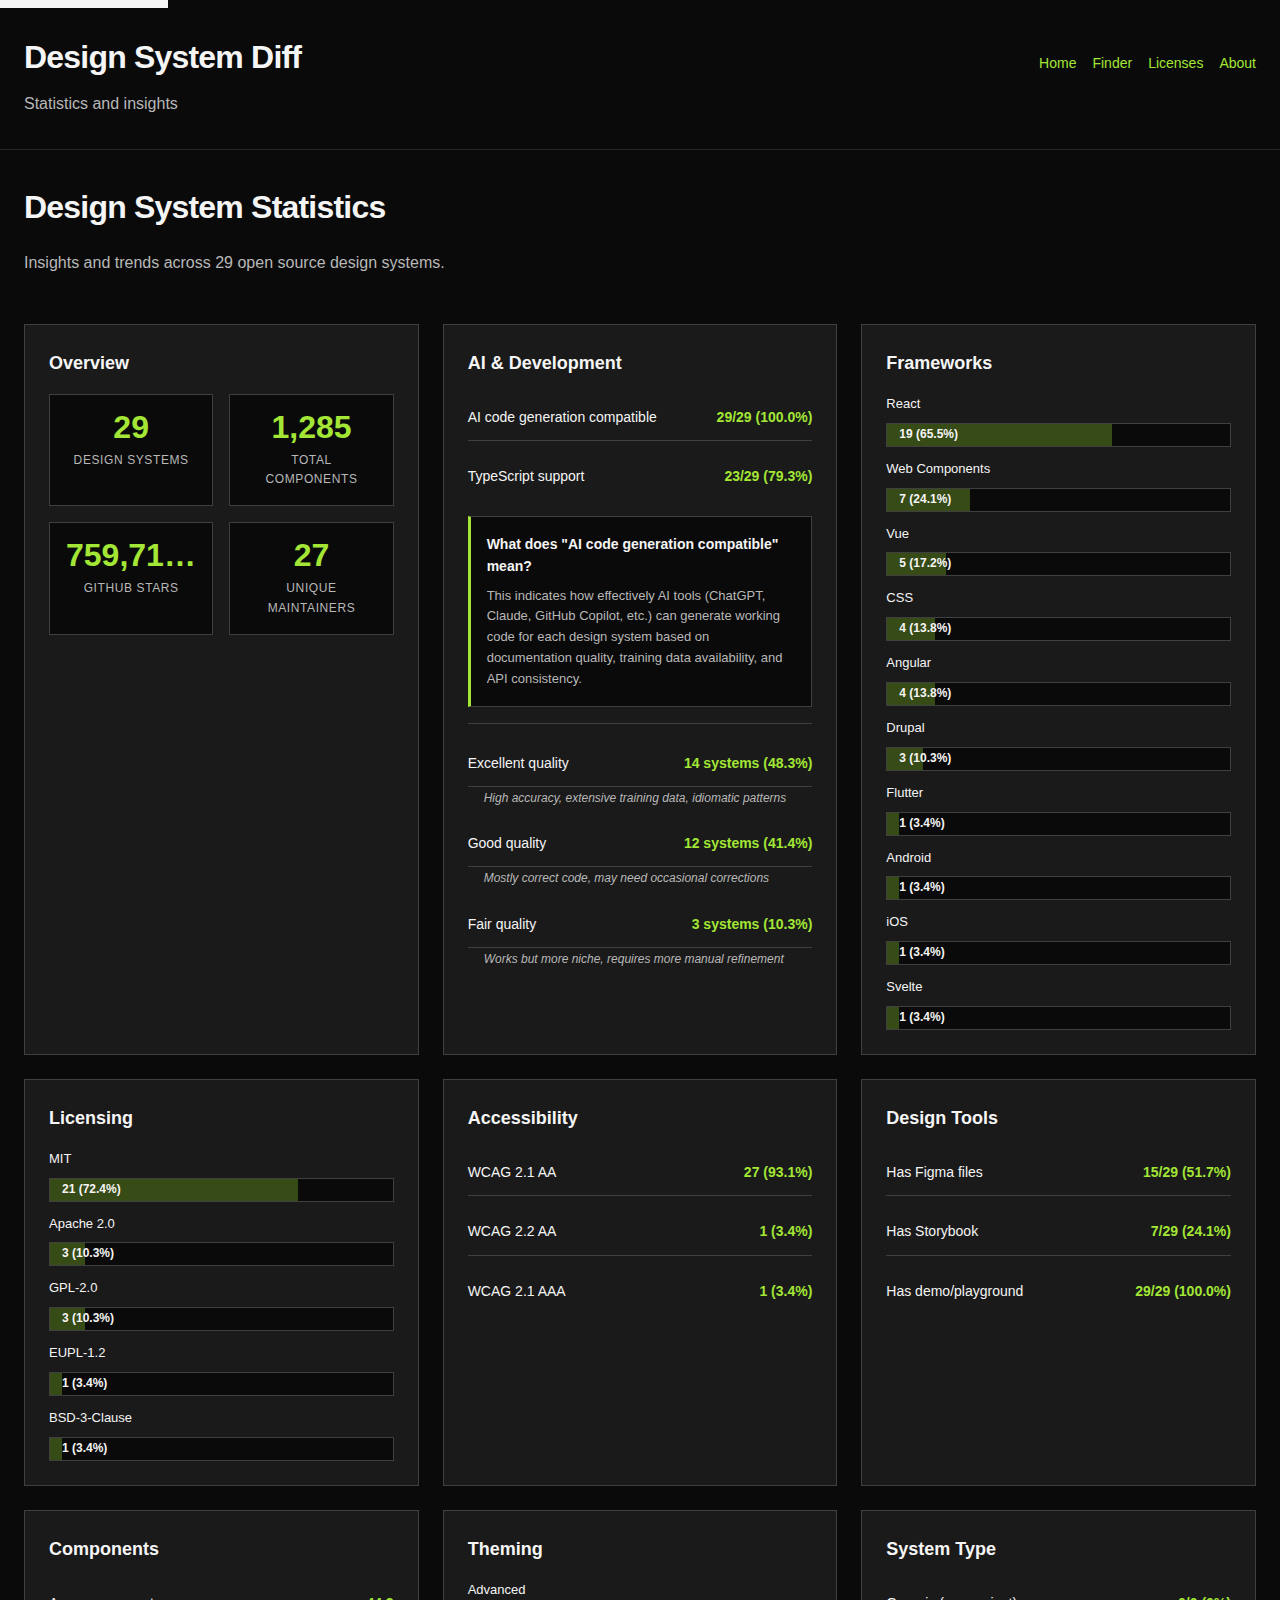
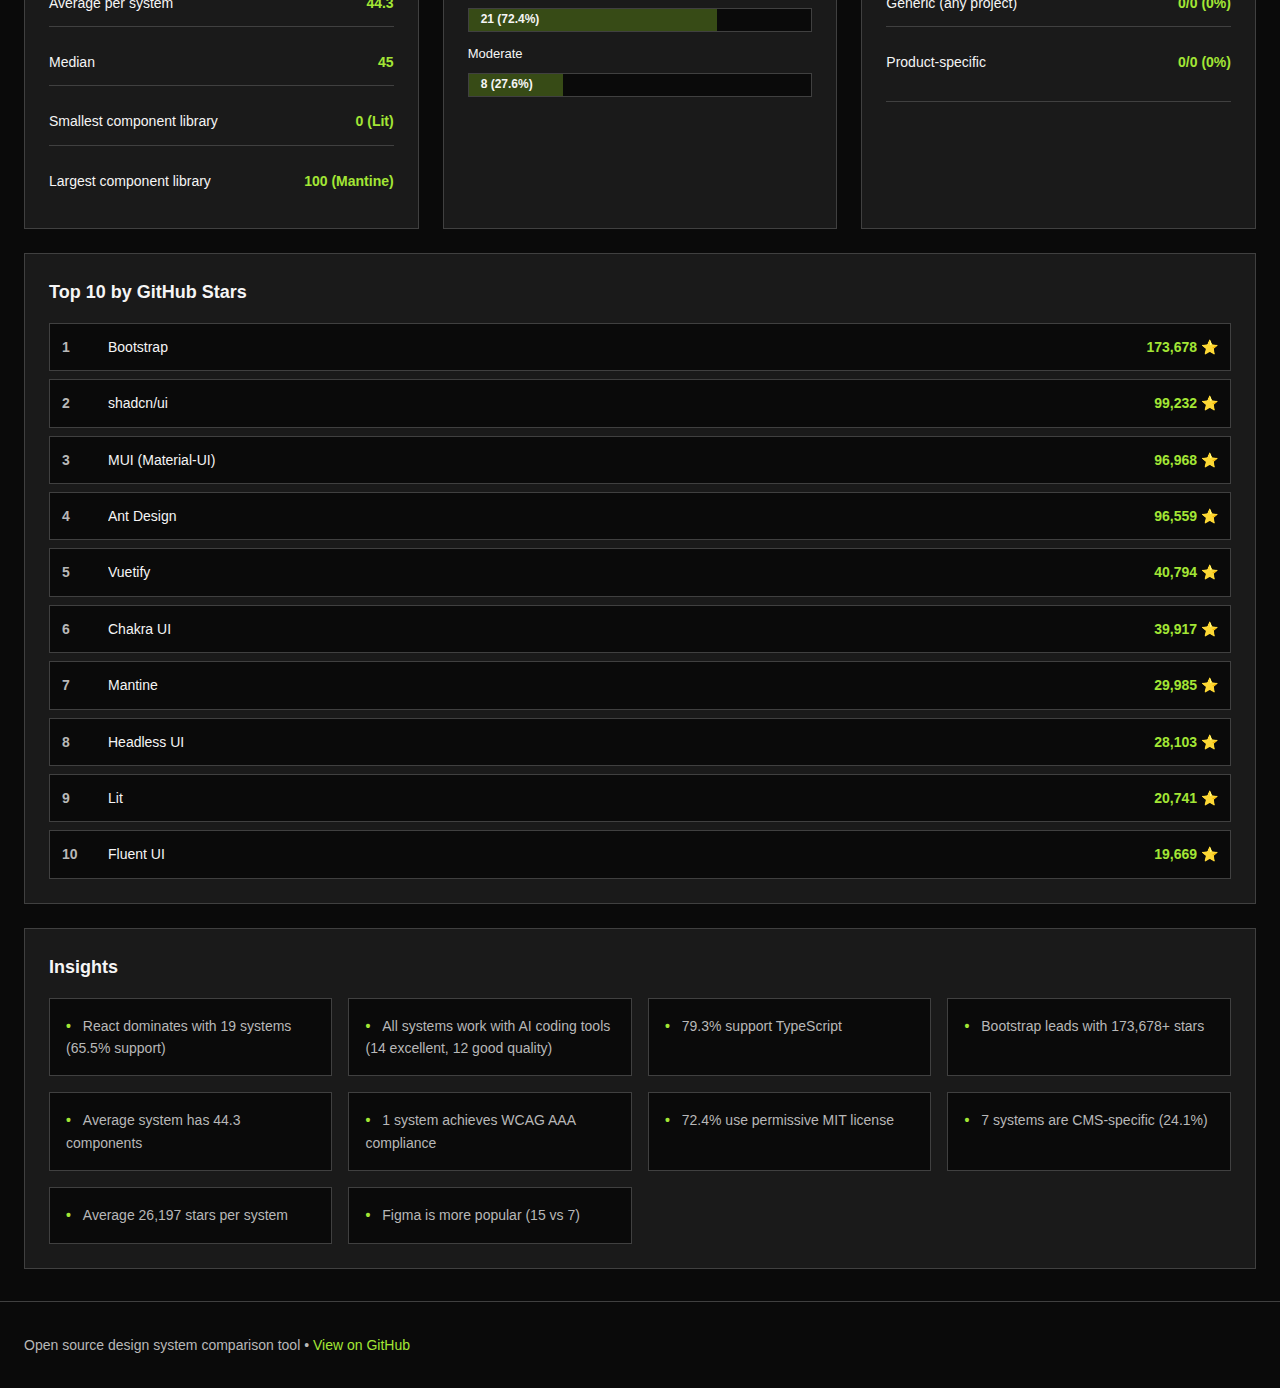
<file: stats.html>
<!DOCTYPE html>
<html lang="en">
<head>
    <meta charset="UTF-8">
    <meta name="viewport" content="width=device-width, initial-scale=1.0">

    <!-- Primary Meta Tags -->
    <title>Statistics - Design System Diff</title>
    <meta name="title" content="Statistics - Design System Diff">
    <meta name="description" content="Statistics and insights about open source design systems. See trends in frameworks, licensing, AI support, and more.">
    <link rel="canonical" href="https://designsystemdiff.com/stats.html">

    <!-- Open Graph / Facebook -->
    <meta property="og:type" content="website">
    <meta property="og:url" content="https://designsystemdiff.com/stats.html">
    <meta property="og:title" content="Statistics - Design System Diff">
    <meta property="og:description" content="Statistics and insights about open source design systems.">

    <!-- Twitter -->
    <meta property="twitter:card" content="summary_large_image">
    <meta property="twitter:url" content="https://designsystemdiff.com/stats.html">
    <meta property="twitter:title" content="Statistics - Design System Diff">
    <meta property="twitter:description" content="Statistics and insights about open source design systems.">

    <link rel="stylesheet" href="css/styles.css">
</head>
<body>
    <a href="#main-content" class="skip-link">Skip to main content</a>
    <header class="header">
        <div class="container">
            <div style="display: flex; justify-content: space-between; align-items: baseline;">
                <div>
                    <div class="title">Design System Diff</div>
                    <p class="subtitle">Statistics and insights</p>
                </div>
                <div style="display: flex; gap: 1rem;">
                    <a href="index.html" class="about-link">Home</a>
                    <a href="finder.html" class="about-link">Finder</a>
                    <a href="licenses.html" class="about-link">Licenses</a>
                    <a href="about.html" class="about-link">About</a>
                </div>
            </div>
        </div>
    </header>

    <main class="container" id="main-content">
        <section class="intro-section">
            <h1 class="page-heading">Design System Statistics</h1>
            <p class="intro-text">Insights and trends across <span id="totalSystems">0</span> open source design systems.</p>
        </section>

        <div class="stats-grid">
            <!-- Overview Section -->
            <section class="stat-section">
                <h2 class="stat-section-title">Overview</h2>
                <div class="stat-cards">
                    <div class="stat-card">
                        <div class="stat-value" id="totalSystemsCard">0</div>
                        <div class="stat-label">Design Systems</div>
                    </div>
                    <div class="stat-card">
                        <div class="stat-value" id="totalComponents">0</div>
                        <div class="stat-label">Total Components</div>
                    </div>
                    <div class="stat-card">
                        <div class="stat-value" id="totalStars">0</div>
                        <div class="stat-label">GitHub Stars</div>
                    </div>
                    <div class="stat-card">
                        <div class="stat-value" id="uniqueMaintainers">0</div>
                        <div class="stat-label">Unique Maintainers</div>
                    </div>
                </div>
            </section>

            <!-- AI & Development -->
            <section class="stat-section">
                <h2 class="stat-section-title">AI & Development</h2>
                <div class="stat-detail">
                    <div class="stat-row">
                        <span class="stat-label">AI code generation compatible</span>
                        <span class="stat-value-inline" id="aiSupported">0/0 (0%)</span>
                    </div>
                    <div class="stat-row">
                        <span class="stat-label">TypeScript support</span>
                        <span class="stat-value-inline" id="tsSupport">0/0 (0%)</span>
                    </div>
                </div>

                <div class="ai-explanation">
                    <strong>What does "AI code generation compatible" mean?</strong>
                    <p>This indicates how effectively AI tools (ChatGPT, Claude, GitHub Copilot, etc.) can generate working code for each design system based on documentation quality, training data availability, and API consistency.</p>
                </div>

                <div class="stat-breakdown" id="aiQuality"></div>
            </section>

            <!-- Frameworks -->
            <section class="stat-section">
                <h2 class="stat-section-title">Frameworks</h2>
                <div class="stat-bars" id="frameworkBars"></div>
            </section>

            <!-- Licensing -->
            <section class="stat-section">
                <h2 class="stat-section-title">Licensing</h2>
                <div class="stat-bars" id="licenseBars"></div>
            </section>

            <!-- Accessibility -->
            <section class="stat-section">
                <h2 class="stat-section-title">Accessibility</h2>
                <div class="stat-detail">
                    <div class="stat-row">
                        <span class="stat-label">WCAG 2.1 AA</span>
                        <span class="stat-value-inline" id="wcag21aa">0</span>
                    </div>
                    <div class="stat-row">
                        <span class="stat-label">WCAG 2.2 AA</span>
                        <span class="stat-value-inline" id="wcag22aa">0</span>
                    </div>
                    <div class="stat-row">
                        <span class="stat-label">WCAG 2.1 AAA</span>
                        <span class="stat-value-inline" id="wcag21aaa">0</span>
                    </div>
                </div>
            </section>

            <!-- Design Tools -->
            <section class="stat-section">
                <h2 class="stat-section-title">Design Tools</h2>
                <div class="stat-detail">
                    <div class="stat-row">
                        <span class="stat-label">Has Figma files</span>
                        <span class="stat-value-inline" id="hasFigma">0/0 (0%)</span>
                    </div>
                    <div class="stat-row">
                        <span class="stat-label">Has Storybook</span>
                        <span class="stat-value-inline" id="hasStorybook">0/0 (0%)</span>
                    </div>
                    <div class="stat-row">
                        <span class="stat-label">Has demo/playground</span>
                        <span class="stat-value-inline" id="hasDemo">0/0 (0%)</span>
                    </div>
                </div>
            </section>

            <!-- Component Stats -->
            <section class="stat-section">
                <h2 class="stat-section-title">Components</h2>
                <div class="stat-detail">
                    <div class="stat-row">
                        <span class="stat-label">Average per system</span>
                        <span class="stat-value-inline" id="avgComponents">0</span>
                    </div>
                    <div class="stat-row">
                        <span class="stat-label">Median</span>
                        <span class="stat-value-inline" id="medianComponents">0</span>
                    </div>
                    <div class="stat-row">
                        <span class="stat-label">Smallest component library</span>
                        <span class="stat-value-inline" id="minComponents">0</span>
                    </div>
                    <div class="stat-row">
                        <span class="stat-label">Largest component library</span>
                        <span class="stat-value-inline" id="maxComponents">0</span>
                    </div>
                </div>
            </section>

            <!-- Theming -->
            <section class="stat-section">
                <h2 class="stat-section-title">Theming</h2>
                <div class="stat-bars" id="themingBars"></div>
            </section>

            <!-- System Type -->
            <section class="stat-section">
                <h2 class="stat-section-title">System Type</h2>
                <div class="stat-detail">
                    <div class="stat-row">
                        <span class="stat-label">Generic (any project)</span>
                        <span class="stat-value-inline" id="genericCount">0/0 (0%)</span>
                    </div>
                    <div class="stat-row">
                        <span class="stat-label">Product-specific</span>
                        <span class="stat-value-inline" id="productSpecificCount">0/0 (0%)</span>
                    </div>
                </div>
                <div class="stat-breakdown" id="productBreakdown"></div>
            </section>

            <!-- Top 10 by Stars -->
            <section class="stat-section stat-section-wide">
                <h2 class="stat-section-title">Top 10 by GitHub Stars</h2>
                <div class="top-list" id="topStars"></div>
            </section>

            <!-- Fun Facts -->
            <section class="stat-section stat-section-wide">
                <h2 class="stat-section-title">Insights</h2>
                <div class="insights-grid" id="insights"></div>
            </section>
        </div>
    </main>

    <footer class="footer">
        <div class="container">
            <p>Open source design system comparison tool • <a href="https://github.com/karmatosed/desginsystemdiff.com" target="_blank" rel="noopener">View on GitHub</a></p>
        </div>
    </footer>

    <script src="js/stats.js?v=2" defer></script>
</body>
</html>
</file>
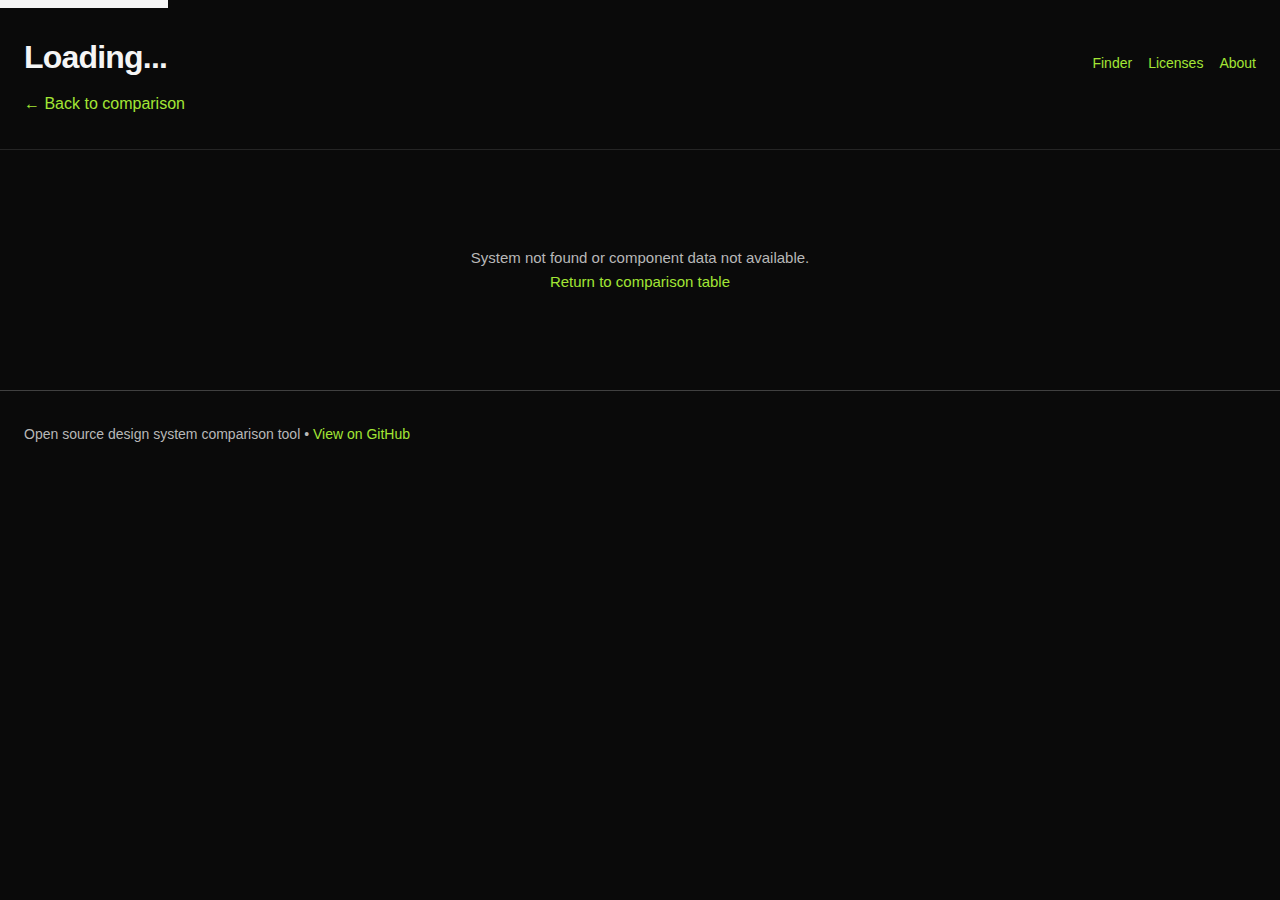
<file: system.html>
<!DOCTYPE html>
<html lang="en">
<head>
    <meta charset="UTF-8">
    <meta name="viewport" content="width=device-width, initial-scale=1.0">
    <title id="pageTitle">Design System Details - Design System Diff</title>
    <meta name="description" content="Detailed component audit and information for design systems">
    <link rel="stylesheet" href="css/styles.css">
</head>
<body>
    <a href="#main-content" class="skip-link">Skip to main content</a>
    <header class="header">
        <div class="container">
            <div style="display: flex; justify-content: space-between; align-items: baseline;">
                <div>
                    <div class="title" id="systemName">Loading...</div>
                    <p class="subtitle"><a href="index.html" class="back-link">← Back to comparison</a></p>
                </div>
                <div style="display: flex; gap: 1rem;">
                    <a href="finder.html" class="about-link">Finder</a>
                    <a href="licenses.html" class="about-link">Licenses</a>
                    <a href="about.html" class="about-link">About</a>
                </div>
            </div>
        </div>
    </header>

    <main class="container" id="main-content">
        <div id="loadingState" class="loading-state">
            <p>Loading system details...</p>
        </div>

        <div id="errorState" class="error-state" style="display: none;">
            <p>System not found or component data not available.</p>
            <p><a href="index.html" class="back-link">Return to comparison table</a></p>
        </div>

        <div id="systemContent" style="display: none;">
            <!-- System Overview -->
            <section class="system-overview">
                <div class="system-meta">
                    <div class="meta-item">
                        <span class="meta-label">Maintainer:</span>
                        <span class="meta-value" id="maintainer"></span>
                    </div>
                    <div class="meta-item">
                        <span class="meta-label">License:</span>
                        <span class="meta-value" id="license"></span>
                    </div>
                    <div class="meta-item">
                        <span class="meta-label">Frameworks:</span>
                        <span class="meta-value" id="frameworks"></span>
                    </div>
                    <div class="meta-item">
                        <span class="meta-label">Components:</span>
                        <span class="meta-value" id="componentCount"></span>
                    </div>
                    <div class="meta-item">
                        <span class="meta-label">GitHub Stars:</span>
                        <span class="meta-value" id="stars"></span>
                    </div>
                    <div class="meta-item">
                        <span class="meta-label">Accessibility:</span>
                        <span class="meta-value" id="accessibility"></span>
                    </div>
                    <div class="meta-item">
                        <span class="meta-label">Theming:</span>
                        <span class="meta-value" id="theming"></span>
                    </div>
                    <div class="meta-item">
                        <span class="meta-label">TypeScript:</span>
                        <span class="meta-value" id="typescript"></span>
                    </div>
                </div>

                <div class="system-links" id="systemLinks">
                    <!-- Links populated by JS -->
                </div>

                <div class="system-notes" id="systemNotes" style="display: none;">
                    <h3>About This System</h3>
                    <p id="notesContent"></p>
                </div>
            </section>

            <!-- Component Audit -->
            <section class="component-audit">
                <h2 class="section-heading">Component Audit</h2>
                <p class="section-description">Complete list of available components organized by category. Last updated: <span id="lastUpdated"></span></p>

                <div id="componentCategories">
                    <!-- Categories populated by JS -->
                </div>

                <div class="component-summary">
                    <h3>Summary</h3>
                    <p>Total components: <strong id="totalComponents"></strong></p>
                </div>
            </section>
        </div>
    </main>

    <footer class="footer">
        <div class="container">
            <p>Open source design system comparison tool • <a href="https://github.com/karmatosed/desginsystemdiff.com" target="_blank" rel="noopener">View on GitHub</a></p>
        </div>
    </footer>

    <script src="js/system.js" defer></script>
</body>
</html>
</file>
<file: css/styles.css>
/* Design System Comparison Tool - Minimal CSS */

:root {
    --color-bg: #0a0a0a;
    --color-surface: #1a1a1a;
    --color-border: #404040;
    --color-text: #f5f5f5;
    --color-text-secondary: #b8b8b8;
    --color-primary: #a3e635;
    --color-primary-hover: #bef264;
    --color-link: #a3e635;
    --spacing-xs: 0.5rem;
    --spacing-sm: 0.75rem;
    --spacing-md: 1rem;
    --spacing-lg: 1.5rem;
    --spacing-xl: 2rem;
    --radius: 0.5rem;
    --font-sans: -apple-system, BlinkMacSystemFont, 'Segoe UI', Roboto, sans-serif;
    --font-mono: 'SF Mono', Monaco, monospace;
}

* {
    margin: 0;
    padding: 0;
    box-sizing: border-box;
}

/* Accessibility */
.visually-hidden {
    position: absolute;
    width: 1px;
    height: 1px;
    padding: 0;
    margin: -1px;
    overflow: hidden;
    clip: rect(0, 0, 0, 0);
    white-space: nowrap;
    border: 0;
}

.skip-link {
    position: absolute;
    top: -40px;
    left: 0;
    background: var(--color-text);
    color: var(--color-bg);
    padding: var(--spacing-sm) var(--spacing-md);
    text-decoration: none;
    z-index: 100;
    border-radius: 0;
}

.skip-link:focus {
    top: 0;
    outline: 2px solid var(--color-text);
    outline-offset: 2px;
}

body {
    font-family: var(--font-sans);
    color: var(--color-text);
    background: var(--color-bg);
    line-height: 1.6;
    font-size: 15px;
}

.container {
    max-width: 1400px;
    margin: 0 auto;
    padding: 0 var(--spacing-lg);
}

/* Header */
.header {
    border-bottom: 1px solid rgba(64, 64, 64, 0.5);
    padding: var(--spacing-xl) 0;
    margin-bottom: var(--spacing-xl);
}

/* Filter Status */
.filter-status {
    display: flex;
    align-items: center;
    gap: var(--spacing-md);
    margin-bottom: var(--spacing-md);
    flex-wrap: wrap;
}

#resultCount {
    color: var(--color-text-secondary);
    font-size: 14px;
}

.active-filters {
    display: flex;
    gap: var(--spacing-xs);
    flex-wrap: wrap;
}

.filter-pill {
    display: inline-block;
    padding: 4px 10px;
    background: var(--color-surface);
    border: 1px solid var(--color-border);
    border-radius: 0;
    font-size: 13px;
    color: var(--color-link);
}

.title {
    font-size: 2rem;
    font-weight: 600;
    letter-spacing: -0.025em;
    margin-bottom: var(--spacing-xs);
}

.subtitle {
    color: var(--color-text-secondary);
    font-size: 1rem;
}

.about-link {
    color: var(--color-link);
    text-decoration: none;
    font-size: 0.875rem;
    white-space: nowrap;
}

.about-link:hover {
    text-decoration: underline;
}

.about-link:focus {
    outline: 2px solid var(--color-text);
    outline-offset: 2px;
}

/* Intro Section */
.intro-section {
    margin-bottom: calc(var(--spacing-xl) * 1.5);
}

.page-heading {
    font-size: 2rem;
    font-weight: 600;
    letter-spacing: -0.025em;
    margin-bottom: var(--spacing-md);
    color: var(--color-text);
}

.intro-text {
    font-size: 1rem;
    line-height: 1.7;
    color: var(--color-text-secondary);
    max-width: 900px;
}

/* Controls */
.controls {
    display: flex;
    flex-direction: column;
    gap: var(--spacing-md);
    margin-bottom: var(--spacing-xl);
}

.filters {
    display: flex;
    gap: var(--spacing-sm);
    flex-wrap: wrap;
}

.filters select {
    padding: var(--spacing-sm) var(--spacing-md);
    padding-right: 2rem;
    font-size: 14px;
    border: 1px solid var(--color-border);
    border-radius: 0;
    background: var(--color-bg);
    background-image: url('data:image/svg+xml;utf8,<svg fill="%23a3a3a3" height="12" viewBox="0 0 12 12" width="12" xmlns="http://www.w3.org/2000/svg"><path d="M6 9L1 4h10z"/></svg>');
    background-repeat: no-repeat;
    background-position: right 0.75rem center;
    color: var(--color-text);
    font-family: var(--font-sans);
    cursor: pointer;
    transition: border-color 0.2s;
    -webkit-appearance: none;
    -moz-appearance: none;
    appearance: none;
}

.filters select:hover {
    border-color: var(--color-primary);
}

.filters select:focus {
    outline: 2px solid var(--color-text);
    outline-offset: 2px;
    border-color: var(--color-text);
}

.ai-filter {
    display: flex;
    align-items: center;
    gap: var(--spacing-xs);
    padding: var(--spacing-sm) var(--spacing-md);
    border: 1px solid var(--color-border);
    border-radius: 0;
    background: var(--color-bg);
    color: var(--color-text);
    font-size: 14px;
    cursor: pointer;
}

.ai-filter input[type="checkbox"] {
    cursor: pointer;
}

input[type="checkbox"] {
    appearance: none;
    -webkit-appearance: none;
    width: 20px;
    height: 20px;
    min-width: 20px;
    min-height: 20px;
    border: 2px solid var(--color-border);
    border-radius: 0;
    background: var(--color-bg);
    cursor: pointer;
    position: relative;
    transition: border-color 0.2s;
    margin: 2px;
}

input[type="checkbox"]:hover {
    border-color: var(--color-text-secondary);
}

input[type="checkbox"]:focus {
    outline: 2px solid var(--color-text);
    outline-offset: 2px;
}

input[type="checkbox"]:checked {
    border-color: var(--color-text);
}

input[type="checkbox"]:checked::after {
    content: '';
    position: absolute;
    left: 3px;
    top: 3px;
    width: 10px;
    height: 10px;
    background: var(--color-text);
}

.compare-btn {
    padding: var(--spacing-sm) var(--spacing-md);
    font-size: 14px;
    border: 1px solid var(--color-border);
    border-radius: 0;
    background: var(--color-surface);
    color: var(--color-text);
    font-family: var(--font-sans);
    cursor: pointer;
    transition: all 0.2s;
}

.compare-btn:hover:not(:disabled) {
    border-color: var(--color-primary);
    background: var(--color-primary);
    color: var(--color-bg);
}

.compare-btn:focus {
    outline: 2px solid var(--color-text);
    outline-offset: 2px;
}

.compare-btn:disabled {
    opacity: 0.5;
    cursor: not-allowed;
}

.clear-filters-btn {
    padding: var(--spacing-sm) var(--spacing-md);
    font-size: 14px;
    border: 1px solid var(--color-border);
    border-radius: 0;
    background: var(--color-surface);
    color: var(--color-text);
    font-family: var(--font-sans);
    cursor: pointer;
    transition: all 0.2s;
}

.clear-filters-btn:hover {
    border-color: var(--color-primary);
    color: var(--color-primary);
}

.clear-filters-btn:focus {
    outline: 2px solid var(--color-text);
    outline-offset: 2px;
}

.fullscreen-btn {
    padding: var(--spacing-sm) var(--spacing-md);
    font-size: 14px;
    border: 1px solid var(--color-border);
    border-radius: 0;
    background: var(--color-surface);
    color: var(--color-text);
    font-family: var(--font-mono);
    cursor: pointer;
    transition: all 0.2s;
    min-width: 44px;
    white-space: nowrap;
}

.fullscreen-btn:hover {
    border-color: var(--color-primary);
}

.fullscreen-btn:focus {
    outline: 2px solid var(--color-text);
    outline-offset: 2px;
}

/* Fullscreen mode */
body.fullscreen-mode .container {
    max-width: 100%;
    padding: 0 var(--spacing-md);
}

body.fullscreen-mode .intro-section,
body.fullscreen-mode .header,
body.fullscreen-mode .footer {
    display: none;
}

body.fullscreen-mode .controls {
    position: sticky;
    top: 0;
    background: var(--color-bg);
    z-index: 10;
    padding: var(--spacing-md) 0;
    border-bottom: 1px solid var(--color-border);
}

body.fullscreen-mode .table-container {
    margin-top: 0;
}

/* Table */
.table-container {
    overflow-x: auto;
    border: 1px solid var(--color-border);
    border-radius: 0;
    background: var(--color-bg);
}

.comparison-table {
    width: 100%;
    border-collapse: collapse;
    font-size: 14px;
}

.comparison-table thead {
    background: var(--color-surface);
    border-bottom: 1px solid var(--color-border);
    position: sticky;
    top: 0;
    z-index: 10;
}

.comparison-table th {
    padding: var(--spacing-md);
    text-align: left;
    font-weight: 600;
    white-space: nowrap;
    cursor: pointer;
    user-select: none;
    position: relative;
}

.comparison-table th:hover {
    background: var(--color-border);
}

.comparison-table th[data-sort]::after {
    content: ' ↕';
    display: inline-block;
    margin-left: 6px;
    opacity: 0.3;
    font-size: 12px;
}

.comparison-table th[data-sort].sort-asc::after {
    content: '↑';
    opacity: 1;
    color: var(--color-link);
}

.comparison-table th[data-sort].sort-desc::after {
    content: '↓';
    opacity: 1;
    color: var(--color-link);
}

.comparison-table th:focus {
    outline: 2px solid var(--color-text);
    outline-offset: -2px;
}

.comparison-table td {
    padding: var(--spacing-md);
    border-top: 1px solid var(--color-border);
}

.comparison-table tbody tr {
    contain: layout style;
}

.comparison-table tbody tr:hover {
    background: var(--color-surface);
}

/* Table cell styles */
.system-name {
    font-weight: 600;
    color: var(--color-text);
}

.system-link {
    color: var(--color-link);
    text-decoration: underline;
    transition: color 0.2s;
}

.system-link:hover {
    color: var(--color-primary);
}

.system-link:focus {
    outline: 2px solid var(--color-text);
    outline-offset: 2px;
}

.product-badge {
    display: inline-block;
    margin-left: var(--spacing-xs);
    padding: 2px 6px;
    font-size: 11px;
    font-weight: 600;
    text-transform: uppercase;
    letter-spacing: 0.05em;
    background: var(--color-surface);
    border: 1px solid var(--color-border);
    color: var(--color-text-secondary);
    border-radius: 3px;
    white-space: nowrap;
}

.frameworks {
    display: flex;
    flex-wrap: wrap;
    gap: var(--spacing-xs);
}

.framework-tag {
    padding: 2px 8px;
    background: var(--color-surface);
    border: 1px solid var(--color-border);
    border-radius: 0;
    font-size: 12px;
    white-space: nowrap;
}

.links {
    display: flex;
    gap: var(--spacing-sm);
}

.link-btn {
    padding: 4px 10px;
    font-size: 13px;
    color: var(--color-link);
    text-decoration: none;
    border: 1px solid var(--color-border);
    border-radius: 0;
    transition: all 0.2s;
}

.link-btn:hover {
    border-color: var(--color-primary);
    background: var(--color-surface);
}

.link-btn:focus {
    outline: 2px solid var(--color-text);
    outline-offset: 2px;
}

.license-link {
    color: var(--color-link);
    text-decoration: none;
    transition: color 0.2s;
}

.license-link:hover {
    text-decoration: underline;
    color: var(--color-primary-hover);
}

.license-link:focus {
    outline: 2px solid var(--color-text);
    outline-offset: 2px;
}

.badge {
    display: inline-block;
    padding: 2px 8px;
    border-radius: 0;
    font-size: 12px;
    font-weight: 500;
}

.badge-stable {
    background: #1a3a2a;
    color: #86efac;
}

.badge-beta {
    background: #3a341a;
    color: #fde047;
}

.ai-quality {
    display: inline-block;
    padding: 2px 8px;
    border-radius: 0;
    font-size: 12px;
    font-weight: 500;
}

.ai-quality-excellent {
    background: #1a3a2a;
    color: #86efac;
}

.ai-quality-good {
    background: #1a2e3a;
    color: #7dd3fc;
}

.ai-quality-fair {
    background: #3a341a;
    color: #fde047;
}

.ai-quality-poor {
    background: #2a2a2a;
    color: #a3a3a3;
}

/* No results */
.no-results {
    padding: var(--spacing-xl);
    text-align: center;
    color: var(--color-text-secondary);
}

/* Diff View */
.diff-view {
    margin-top: var(--spacing-xl);
    border: 1px solid var(--color-border);
    border-radius: 0;
    background: var(--color-bg);
}

.diff-header {
    display: flex;
    justify-content: space-between;
    align-items: center;
    padding: var(--spacing-lg);
    border-bottom: 1px solid var(--color-border);
    background: var(--color-surface);
}

.diff-header h2 {
    font-size: 1.25rem;
    font-weight: 600;
    margin: 0;
}

.close-diff {
    padding: var(--spacing-xs) var(--spacing-md);
    font-size: 14px;
    border: 1px solid var(--color-border);
    border-radius: 0;
    background: var(--color-bg);
    color: var(--color-text);
    cursor: pointer;
    transition: border-color 0.2s;
}

.close-diff:hover {
    border-color: var(--color-primary);
}

.close-diff:focus {
    outline: 2px solid var(--color-text);
    outline-offset: 2px;
}

#diffContent {
    padding: 0;
}

.diff-table {
    width: 100%;
    border-collapse: collapse;
}

.diff-table thead {
    background: var(--color-surface);
    border-bottom: 1px solid var(--color-border);
}

.diff-table th {
    padding: var(--spacing-md);
    text-align: left;
    font-weight: 600;
    font-size: 14px;
    border-right: 1px solid var(--color-border);
}

.diff-table th:first-child {
    width: 20%;
}

.diff-table th:last-child {
    border-right: none;
}

.diff-table td {
    padding: var(--spacing-md);
    border-top: 1px solid var(--color-border);
    border-right: 1px solid var(--color-border);
    font-size: 14px;
    vertical-align: top;
}

.diff-table td:last-child {
    border-right: none;
}

.diff-label {
    font-weight: 600;
    color: var(--color-text-secondary);
    text-transform: uppercase;
    font-size: 12px;
    letter-spacing: 0.05em;
}

.diff-value {
    font-family: var(--font-mono);
    font-size: 13px;
}

.diff-value-added {
    background: #1a3a2a;
    color: #86efac;
    padding: 2px 4px;
}

.diff-value-removed {
    background: #3a1a1a;
    color: #fca5a5;
    padding: 2px 4px;
}

.diff-value-changed {
    background: #3a341a;
    color: #fde047;
    padding: 2px 4px;
}

.diff-list {
    list-style: none;
    padding: 0;
    margin: 0;
}

.diff-list li {
    padding: 2px 0;
    font-family: var(--font-mono);
    font-size: 13px;
}

.diff-list li.added::before {
    content: '+ ';
    color: #86efac;
    font-weight: 600;
}

.diff-list li.removed::before {
    content: '- ';
    color: #fca5a5;
    font-weight: 600;
}

.diff-list li.common::before {
    content: '  ';
    color: var(--color-text-secondary);
}

.diff-list li.common {
    color: var(--color-text-secondary);
}

/* Footer */
.footer {
    margin-top: var(--spacing-xl);
    padding: var(--spacing-xl) 0;
    border-top: 1px solid var(--color-border);
    color: var(--color-text-secondary);
    font-size: 14px;
}

.footer a {
    color: var(--color-link);
    text-decoration: none;
}

.footer a:hover {
    text-decoration: underline;
}

.footer a:focus {
    outline: 2px solid var(--color-text);
    outline-offset: 2px;
}

/* About Page */
.about-content {
    max-width: 800px;
    margin: 0 auto;
}

.about-section {
    margin-bottom: var(--spacing-xl);
}

.about-section h2 {
    font-size: 1.5rem;
    font-weight: 600;
    margin-bottom: var(--spacing-md);
    color: var(--color-text);
}

.about-section h3 {
    font-size: 1.125rem;
    font-weight: 600;
    margin-top: var(--spacing-lg);
    margin-bottom: var(--spacing-sm);
    color: var(--color-text);
}

.about-section p {
    margin-bottom: var(--spacing-md);
    line-height: 1.7;
}

.about-section ul,
.about-section ol {
    margin-left: var(--spacing-lg);
    margin-bottom: var(--spacing-md);
}

.about-section li {
    margin-bottom: var(--spacing-xs);
    line-height: 1.7;
}

.about-section a {
    color: var(--color-link);
    text-decoration: underline;
}

.about-section a:hover {
    text-decoration: none;
}

.about-section a:focus {
    outline: 2px solid var(--color-text);
    outline-offset: 2px;
}

.back-link {
    color: var(--color-link);
    text-decoration: none;
}

.back-link:hover {
    text-decoration: underline;
}

.back-link:focus {
    outline: 2px solid var(--color-text);
    outline-offset: 2px;
}

/* Finder Wizard */
.finder-container {
    max-width: 800px;
    margin: 0 auto;
}

.progress-bar {
    width: 100%;
    height: 4px;
    background: var(--color-surface);
    border: 1px solid var(--color-border);
    margin-bottom: calc(var(--spacing-xl) * 1.5);
    overflow: hidden;
}

.progress-fill {
    height: 100%;
    background: var(--color-primary);
    transition: width 0.3s ease;
    width: 0;
    will-change: width;
}

.wizard-step {
    display: none;
    animation: fadeIn 0.3s ease;
    contain: layout style paint;
}

.wizard-step.active {
    display: block;
    will-change: opacity, transform;
}

@keyframes fadeIn {
    from {
        opacity: 0;
        transform: translateY(10px);
    }
    to {
        opacity: 1;
        transform: translateY(0);
    }
}

.wizard-heading {
    font-size: 1.75rem;
    font-weight: 600;
    margin-bottom: var(--spacing-sm);
    color: var(--color-text);
    letter-spacing: -0.025em;
}

.wizard-description {
    color: var(--color-text-secondary);
    margin-bottom: calc(var(--spacing-xl) * 1.5);
    font-size: 1rem;
}

.option-grid {
    display: grid;
    grid-template-columns: repeat(auto-fit, minmax(200px, 1fr));
    gap: var(--spacing-md);
    margin-bottom: var(--spacing-xl);
}

.option-btn {
    padding: var(--spacing-lg);
    font-size: 15px;
    border: 2px solid var(--color-border);
    border-radius: 0;
    background: var(--color-surface);
    color: var(--color-text);
    font-family: var(--font-sans);
    cursor: pointer;
    transition: all 0.2s;
    text-align: left;
    display: flex;
    flex-direction: column;
    gap: var(--spacing-xs);
    min-height: 80px;
    align-items: flex-start;
    justify-content: center;
}

.option-btn:hover {
    border-color: var(--color-primary);
    background: var(--color-bg);
}

.option-btn:focus {
    outline: 2px solid var(--color-text);
    outline-offset: 2px;
}

.option-btn.selected {
    border-color: var(--color-primary);
    background: var(--color-bg);
    border-width: 2px;
}

.option-btn strong {
    font-weight: 600;
    font-size: 16px;
}

.option-btn span {
    color: var(--color-text-secondary);
    font-size: 13px;
}

.next-btn {
    padding: var(--spacing-md) calc(var(--spacing-xl) * 1.5);
    font-size: 16px;
    border: 2px solid var(--color-primary);
    border-radius: 0;
    background: var(--color-primary);
    color: var(--color-bg);
    font-family: var(--font-sans);
    font-weight: 600;
    cursor: pointer;
    transition: all 0.2s;
    display: block;
    margin: var(--spacing-xl) auto 0;
}

.next-btn:hover:not(:disabled) {
    background: var(--color-primary-hover);
    border-color: var(--color-primary-hover);
}

.next-btn:focus {
    outline: 2px solid var(--color-text);
    outline-offset: 2px;
}

.next-btn:disabled {
    opacity: 0.4;
    cursor: not-allowed;
    border-color: var(--color-border);
    background: var(--color-surface);
    color: var(--color-text-secondary);
}

.wizard-nav {
    margin-top: var(--spacing-xl);
}

.back-btn {
    padding: var(--spacing-sm) var(--spacing-lg);
    font-size: 14px;
    border: 1px solid var(--color-border);
    border-radius: 0;
    background: var(--color-bg);
    color: var(--color-text);
    font-family: var(--font-sans);
    cursor: pointer;
    transition: all 0.2s;
}

.back-btn:hover {
    border-color: var(--color-primary);
    color: var(--color-primary);
}

.back-btn:focus {
    outline: 2px solid var(--color-text);
    outline-offset: 2px;
}

/* Finder Results */
.result-card {
    border: 1px solid var(--color-border);
    background: var(--color-surface);
    padding: var(--spacing-lg);
    margin-bottom: var(--spacing-lg);
}

.result-header {
    display: flex;
    justify-content: space-between;
    align-items: flex-start;
    margin-bottom: var(--spacing-md);
    gap: var(--spacing-md);
}

.result-title {
    font-size: 1.25rem;
    font-weight: 600;
    margin-bottom: var(--spacing-xs);
    color: var(--color-text);
}

.best-match {
    display: inline-block;
    padding: 4px 10px;
    background: var(--color-primary);
    color: var(--color-bg);
    font-size: 12px;
    font-weight: 600;
    margin-right: var(--spacing-sm);
    text-transform: uppercase;
    letter-spacing: 0.05em;
}

.result-meta {
    display: flex;
    flex-wrap: wrap;
    gap: var(--spacing-xs);
    margin-top: var(--spacing-xs);
}

.match-score {
    font-size: 1.5rem;
    font-weight: 600;
    color: var(--color-primary);
    white-space: nowrap;
}

.result-reasons {
    margin-bottom: var(--spacing-lg);
    padding: var(--spacing-md);
    background: var(--color-bg);
    border: 1px solid var(--color-border);
}

.result-reasons h4 {
    font-size: 14px;
    font-weight: 600;
    margin-bottom: var(--spacing-sm);
    color: var(--color-text-secondary);
    text-transform: uppercase;
    letter-spacing: 0.05em;
}

.result-reasons ul {
    list-style: none;
    padding: 0;
    margin: 0;
}

.result-reasons li {
    padding: 4px 0;
    color: var(--color-text);
    font-size: 14px;
}

.result-reasons li::before {
    content: '✓ ';
    color: var(--color-primary);
    margin-right: var(--spacing-xs);
    font-weight: 600;
}

.result-stats {
    display: flex;
    gap: var(--spacing-lg);
    margin-bottom: var(--spacing-lg);
    flex-wrap: wrap;
}

.stat {
    display: flex;
    gap: var(--spacing-xs);
    align-items: baseline;
}

.stat-label {
    color: var(--color-text-secondary);
    font-size: 13px;
}

.stat-value {
    color: var(--color-text);
    font-weight: 600;
    font-size: 14px;
}

.stat-badge {
    padding: 4px 10px;
    background: var(--color-bg);
    border: 1px solid var(--color-border);
    color: var(--color-primary);
    font-size: 12px;
    font-weight: 600;
}

.result-actions {
    display: flex;
    gap: var(--spacing-sm);
    flex-wrap: wrap;
}

.primary-btn {
    padding: var(--spacing-sm) var(--spacing-lg);
    font-size: 14px;
    border: 2px solid var(--color-primary);
    border-radius: 0;
    background: var(--color-primary);
    color: var(--color-bg);
    font-family: var(--font-sans);
    font-weight: 600;
    text-decoration: none;
    display: inline-block;
    cursor: pointer;
    transition: all 0.2s;
}

.primary-btn:hover {
    background: var(--color-primary-hover);
    border-color: var(--color-primary-hover);
}

.primary-btn:focus {
    outline: 2px solid var(--color-text);
    outline-offset: 2px;
}

.secondary-btn {
    padding: var(--spacing-sm) var(--spacing-lg);
    font-size: 14px;
    border: 1px solid var(--color-border);
    border-radius: 0;
    background: var(--color-bg);
    color: var(--color-text);
    font-family: var(--font-sans);
    text-decoration: none;
    display: inline-block;
    cursor: pointer;
    transition: all 0.2s;
}

.secondary-btn:hover {
    border-color: var(--color-primary);
    color: var(--color-primary);
}

.secondary-btn:focus {
    outline: 2px solid var(--color-text);
    outline-offset: 2px;
}

.results-actions {
    display: flex;
    gap: var(--spacing-md);
    justify-content: center;
    margin-top: calc(var(--spacing-xl) * 1.5);
    flex-wrap: wrap;
}

.no-matches {
    text-align: center;
    padding: calc(var(--spacing-xl) * 2);
    color: var(--color-text-secondary);
}

.no-matches p {
    margin-bottom: var(--spacing-md);
    font-size: 1rem;
}

.no-matches a {
    color: var(--color-link);
    text-decoration: underline;
}

.no-matches a:hover {
    text-decoration: none;
}

/* System Detail Page */
.loading-state,
.error-state {
    padding: calc(var(--spacing-xl) * 2);
    text-align: center;
    color: var(--color-text-secondary);
}

.system-stats-section {
    margin-bottom: calc(var(--spacing-xl) * 2);
}

.system-overview {
    margin-bottom: calc(var(--spacing-xl) * 2);
}

.system-meta {
    display: grid;
    grid-template-columns: repeat(auto-fit, minmax(200px, 1fr));
    gap: var(--spacing-lg);
    margin-bottom: var(--spacing-xl);
    padding: var(--spacing-lg);
    background: var(--color-surface);
    border: 1px solid var(--color-border);
}

.meta-item {
    display: flex;
    flex-direction: column;
    gap: var(--spacing-xs);
}

.meta-label {
    font-size: 12px;
    text-transform: uppercase;
    letter-spacing: 0.05em;
    color: var(--color-text-secondary);
    font-weight: 600;
}

.meta-value {
    font-size: 15px;
    color: var(--color-text);
}

.system-links {
    display: flex;
    gap: var(--spacing-md);
    flex-wrap: wrap;
    margin-bottom: var(--spacing-xl);
}

.system-notes {
    padding: var(--spacing-lg);
    background: var(--color-surface);
    border: 1px solid var(--color-border);
    margin-top: var(--spacing-xl);
}

.system-notes h3 {
    font-size: 14px;
    text-transform: uppercase;
    letter-spacing: 0.05em;
    color: var(--color-text-secondary);
    font-weight: 600;
    margin-bottom: var(--spacing-sm);
}

.system-notes p {
    color: var(--color-text);
    line-height: 1.7;
}

.component-audit {
    margin-bottom: calc(var(--spacing-xl) * 2);
}

.section-heading {
    font-size: 1.75rem;
    font-weight: 600;
    margin-bottom: var(--spacing-sm);
    color: var(--color-text);
    letter-spacing: -0.025em;
}

.section-description {
    color: var(--color-text-secondary);
    margin-bottom: calc(var(--spacing-xl) * 1.5);
    font-size: 1rem;
}

.component-category {
    margin-bottom: calc(var(--spacing-xl) * 1.5);
}

.category-heading {
    font-size: 1.25rem;
    font-weight: 600;
    margin-bottom: var(--spacing-md);
    color: var(--color-text);
}

.category-count {
    color: var(--color-text-secondary);
    font-weight: 400;
    font-size: 1rem;
}

.component-table-container {
    overflow-x: auto;
    border: 1px solid var(--color-border);
    background: var(--color-bg);
}

.component-table {
    width: 100%;
    border-collapse: collapse;
    font-size: 14px;
}

.component-table thead {
    background: var(--color-surface);
    border-bottom: 1px solid var(--color-border);
}

.component-table th {
    padding: var(--spacing-md);
    text-align: left;
    font-weight: 600;
    white-space: nowrap;
}

.component-table td {
    padding: var(--spacing-md);
    border-top: 1px solid var(--color-border);
}

.component-table tbody tr {
    contain: layout style;
}

.component-table tbody tr:hover {
    background: var(--color-surface);
}

.component-summary {
    margin-top: calc(var(--spacing-xl) * 1.5);
    padding: var(--spacing-lg);
    background: var(--color-surface);
    border: 1px solid var(--color-border);
}

.component-summary h3 {
    font-size: 1rem;
    font-weight: 600;
    margin-bottom: var(--spacing-sm);
    color: var(--color-text);
}

.component-summary p {
    color: var(--color-text-secondary);
    font-size: 14px;
}

.component-summary strong {
    color: var(--color-primary);
    font-size: 16px;
}

/* Responsive */
@media (min-width: 768px) {
    .controls {
        flex-direction: row;
        justify-content: space-between;
        align-items: center;
    }

    .filters {
        flex-wrap: nowrap;
    }
}

@media (max-width: 767px) {
    .container {
        padding: 0 var(--spacing-md);
    }

    .header {
        padding: var(--spacing-md) 0;
    }

    .title {
        font-size: 1.5rem;
    }

    .filter-status {
        flex-direction: column;
        align-items: flex-start;
        gap: var(--spacing-sm);
    }

    #resultCount {
        font-size: 13px;
    }

    .filter-pill {
        font-size: 12px;
        padding: 3px 8px;
    }

    .controls {
        gap: var(--spacing-sm);
    }

    .filters {
        gap: var(--spacing-sm);
    }

    .filters select,
    .clear-filters-btn,
    .compare-btn,
    .fullscreen-btn {
        font-size: 13px;
        padding: 6px 10px;
    }

    .comparison-table {
        font-size: 12px;
    }

    .comparison-table th,
    .comparison-table td {
        padding: 8px 6px;
    }

    .comparison-table th[data-sort]::after {
        margin-left: 3px;
        font-size: 9px;
    }

    /* Stack some columns on mobile */
    .frameworks {
        flex-direction: column;
        gap: 2px;
    }

    .framework-tag {
        font-size: 11px;
        padding: 2px 6px;
    }

    .link-btn {
        font-size: 11px;
        padding: 3px 7px;
    }

    .diff-header h2 {
        font-size: 1rem;
    }

    .diff-table {
        font-size: 12px;
    }

    .diff-table th,
    .diff-table td {
        padding: var(--spacing-sm);
    }

    .diff-label {
        font-size: 11px;
    }

    .diff-value {
        font-size: 12px;
    }

    /* Make table scroll horizontally on mobile */
    .table-container {
        -webkit-overflow-scrolling: touch;
    }

    /* Finder mobile styles */
    .wizard-heading {
        font-size: 1.5rem;
    }

    .wizard-description {
        font-size: 15px;
        margin-bottom: var(--spacing-xl);
    }

    .option-grid {
        grid-template-columns: 1fr;
        gap: var(--spacing-sm);
    }

    .option-btn {
        padding: var(--spacing-md);
        min-height: 70px;
    }

    .option-btn strong {
        font-size: 15px;
    }

    .option-btn span {
        font-size: 12px;
    }

    .next-btn {
        width: 100%;
        padding: var(--spacing-md) var(--spacing-lg);
        font-size: 15px;
    }

    .result-header {
        flex-direction: column;
        gap: var(--spacing-sm);
    }

    .result-title {
        font-size: 1.125rem;
    }

    .match-score {
        font-size: 1.25rem;
    }

    .result-stats {
        gap: var(--spacing-md);
    }

    .results-actions {
        flex-direction: column;
        gap: var(--spacing-sm);
    }

    .results-actions .primary-btn,
    .results-actions .secondary-btn {
        width: 100%;
        text-align: center;
    }

    /* System detail mobile styles */
    .system-meta {
        grid-template-columns: 1fr;
        gap: var(--spacing-md);
        padding: var(--spacing-md);
    }

    .meta-label {
        font-size: 11px;
    }

    .meta-value {
        font-size: 14px;
    }

    .system-links {
        flex-direction: column;
        gap: var(--spacing-sm);
    }

    .system-links .primary-btn,
    .system-links .secondary-btn {
        width: 100%;
        text-align: center;
    }

    .section-heading {
        font-size: 1.5rem;
    }

    .section-description {
        font-size: 15px;
    }

    .category-heading {
        font-size: 1.125rem;
    }

    .component-table {
        font-size: 12px;
    }

    .component-table th,
    .component-table td {
        padding: var(--spacing-sm);
    }

    .component-table-container {
        -webkit-overflow-scrolling: touch;
    }
}

/* Stats Page */
.stats-grid {
    display: grid;
    grid-template-columns: repeat(auto-fit, minmax(300px, 1fr));
    gap: var(--spacing-lg);
    margin-top: calc(var(--spacing-xl) * 1.5);
}

.ai-explanation {
    margin-top: var(--spacing-md);
    padding: var(--spacing-md);
    background: var(--color-bg);
    border: 1px solid var(--color-border);
    border-left: 3px solid var(--color-primary);
}

.ai-explanation strong {
    display: block;
    color: var(--color-text);
    margin-bottom: var(--spacing-xs);
    font-size: 14px;
}

.ai-explanation p {
    color: var(--color-text-secondary);
    font-size: 13px;
    line-height: 1.6;
    margin: 0;
}

.ai-quality-item {
    margin-bottom: var(--spacing-sm);
}

.quality-description {
    padding-left: var(--spacing-md);
    color: var(--color-text-secondary);
    font-size: 12px;
    font-style: italic;
    margin-top: 2px;
}

.stat-section {
    background: var(--color-surface);
    border: 1px solid var(--color-border);
    padding: var(--spacing-lg);
}

.stat-section-wide {
    grid-column: 1 / -1;
}

.stat-section-title {
    font-size: 1.125rem;
    font-weight: 600;
    margin-bottom: var(--spacing-md);
    color: var(--color-text);
}

.stat-cards {
    display: grid;
    grid-template-columns: repeat(auto-fit, minmax(120px, 1fr));
    gap: var(--spacing-md);
}

.stat-card {
    text-align: center;
    padding: var(--spacing-md);
    background: var(--color-bg);
    border: 1px solid var(--color-border);
    min-width: 0;
}

.stat-card .stat-value {
    font-size: 2rem;
    font-weight: 600;
    color: var(--color-primary);
    margin-bottom: var(--spacing-xs);
    line-height: 1;
    overflow: hidden;
    text-overflow: ellipsis;
    white-space: nowrap;
}

.stat-card .stat-label {
    font-size: 12px;
    color: var(--color-text-secondary);
    text-transform: uppercase;
    letter-spacing: 0.05em;
}

.stat-detail {
    display: flex;
    flex-direction: column;
    gap: var(--spacing-sm);
}

.stat-row {
    display: flex;
    justify-content: space-between;
    align-items: center;
    padding: var(--spacing-sm) 0;
    border-bottom: 1px solid var(--color-border);
}

.stat-row:last-child {
    border-bottom: none;
}

.stat-row .stat-label {
    color: var(--color-text);
    font-size: 14px;
}

.stat-value-inline {
    color: var(--color-primary);
    font-weight: 600;
    font-size: 14px;
}

.stat-breakdown {
    margin-top: var(--spacing-md);
    padding-top: var(--spacing-md);
    border-top: 1px solid var(--color-border);
}

.stat-bars {
    display: flex;
    flex-direction: column;
    gap: var(--spacing-sm);
}

.stat-bar-item {
    display: flex;
    flex-direction: column;
    gap: var(--spacing-xs);
}

.stat-bar-label {
    font-size: 13px;
    color: var(--color-text);
    font-weight: 500;
}

.stat-bar-container {
    position: relative;
    height: 24px;
    background: var(--color-bg);
    border: 1px solid var(--color-border);
    overflow: hidden;
}

.stat-bar-fill {
    position: absolute;
    top: 0;
    left: 0;
    height: 100%;
    background: var(--color-primary);
    transition: width 0.6s ease;
    opacity: 0.3;
}

.stat-bar-value {
    position: absolute;
    top: 50%;
    left: var(--spacing-sm);
    transform: translateY(-50%);
    font-size: 12px;
    color: var(--color-text);
    font-weight: 600;
    z-index: 1;
}

.top-list {
    display: flex;
    flex-direction: column;
    gap: var(--spacing-xs);
}

.top-item {
    display: grid;
    grid-template-columns: 30px 1fr auto;
    gap: var(--spacing-md);
    align-items: center;
    padding: var(--spacing-sm);
    background: var(--color-bg);
    border: 1px solid var(--color-border);
    transition: border-color 0.2s;
    min-width: 0;
}

.top-item:hover {
    border-color: var(--color-primary);
}

.top-rank {
    font-weight: 600;
    color: var(--color-text-secondary);
    font-size: 14px;
    flex-shrink: 0;
}

.top-name {
    color: var(--color-text);
    font-size: 14px;
    overflow: hidden;
    text-overflow: ellipsis;
    white-space: nowrap;
    min-width: 0;
}

.top-value {
    color: var(--color-primary);
    font-weight: 600;
    font-size: 14px;
    white-space: nowrap;
    flex-shrink: 0;
}

.insights-grid {
    display: grid;
    grid-template-columns: repeat(auto-fit, minmax(250px, 1fr));
    gap: var(--spacing-md);
}

.insight-item {
    padding: var(--spacing-md);
    background: var(--color-bg);
    border: 1px solid var(--color-border);
    font-size: 14px;
    color: var(--color-text-secondary);
    line-height: 1.6;
}

.insight-item::before {
    content: '• ';
    color: var(--color-primary);
    font-weight: 600;
    margin-right: var(--spacing-xs);
}

/* Stats page responsive */
@media (max-width: 767px) {
    .stats-grid {
        grid-template-columns: 1fr;
        gap: var(--spacing-md);
    }

    .stat-cards {
        grid-template-columns: repeat(2, 1fr);
        gap: var(--spacing-sm);
    }

    .stat-card {
        padding: var(--spacing-sm);
    }

    .stat-card .stat-value {
        font-size: 1.5rem;
    }

    .stat-card .stat-label {
        font-size: 11px;
    }

    .insights-grid {
        grid-template-columns: 1fr;
        gap: var(--spacing-sm);
    }

    .top-item {
        grid-template-columns: 25px 1fr auto;
        gap: var(--spacing-sm);
        padding: var(--spacing-xs) var(--spacing-sm);
    }

    .top-rank,
    .top-name,
    .top-value {
        font-size: 13px;
    }
}
</file>
